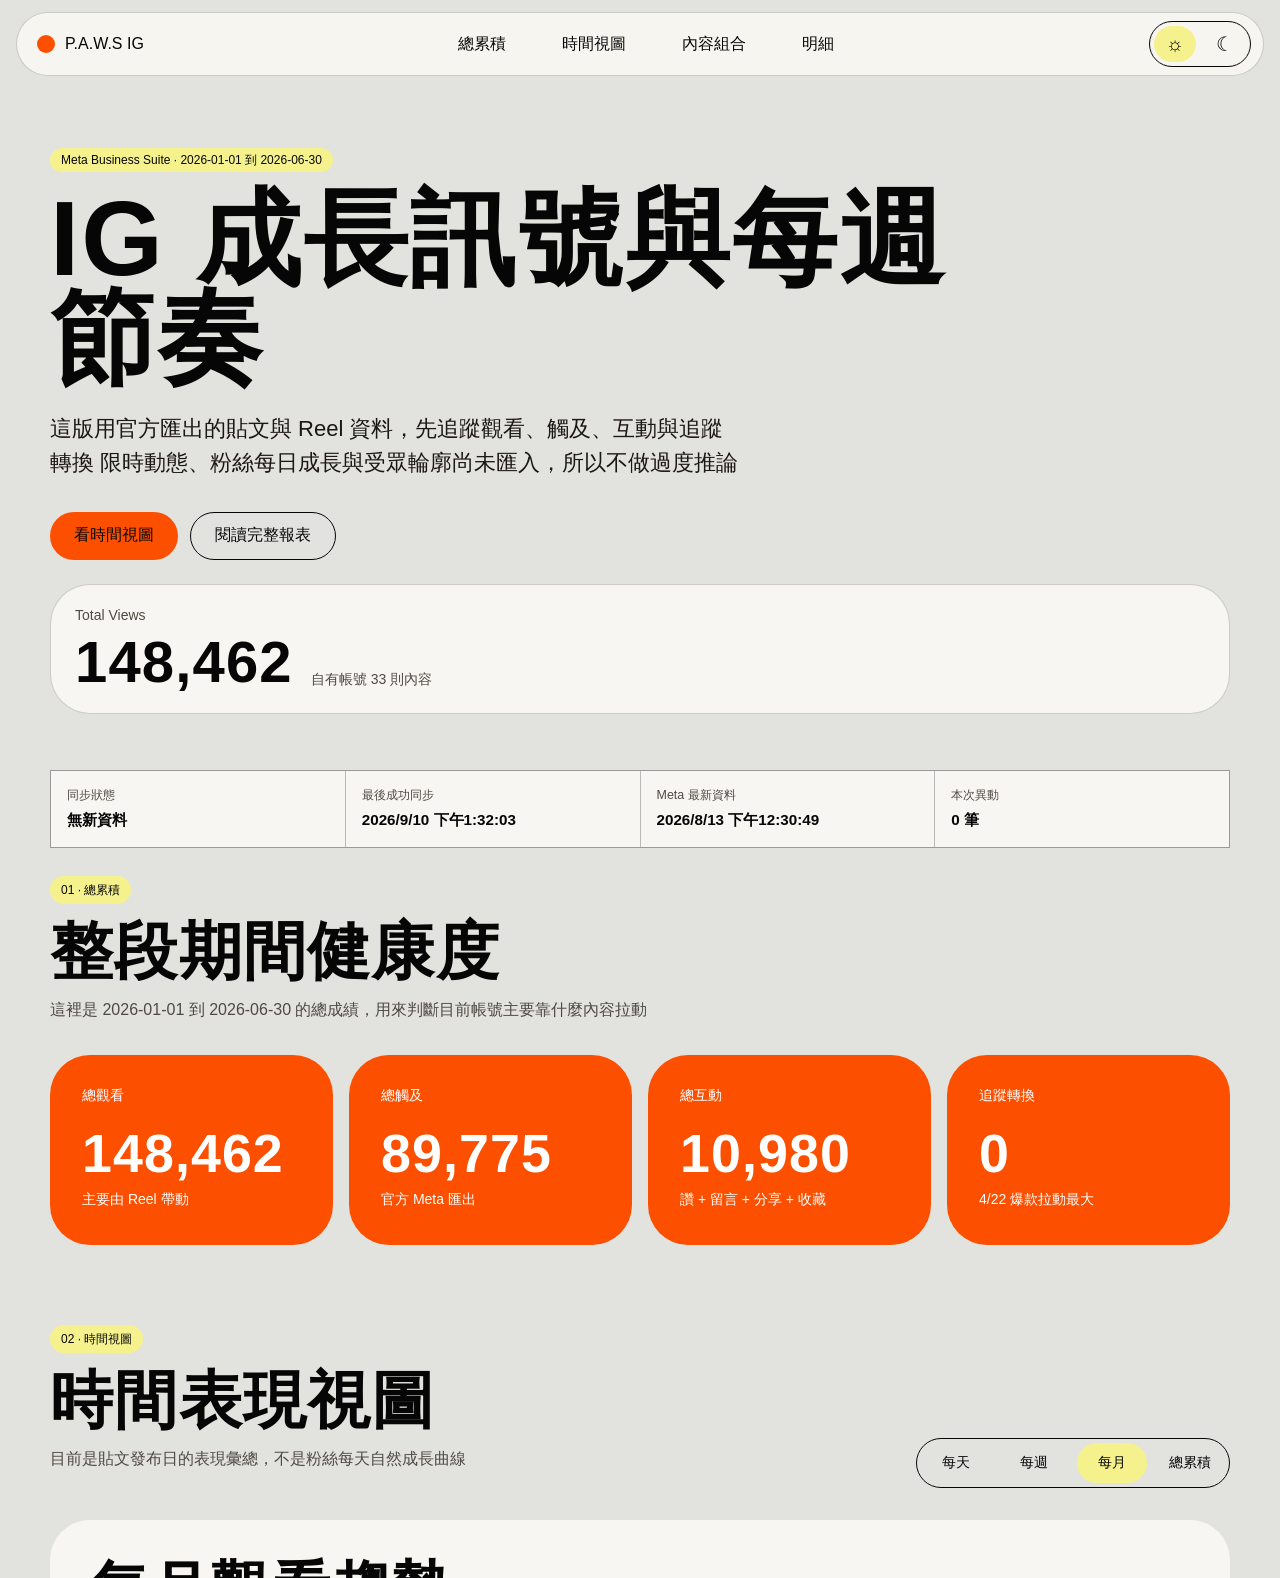
<file: index.html>
<!doctype html>
<html lang="zh-Hant">
  <head>
    <meta charset="utf-8">
    <meta name="viewport" content="width=device-width, initial-scale=1">
    <meta http-equiv="refresh" content="0; url=./dashboard/">
    <title>P.A.W.S IG Public Dashboard</title>
  </head>
  <body>
    <p>正在前往 <a href="./dashboard/">P.A.W.S IG Dashboard</a></p>
  </body>
</html>
</file>
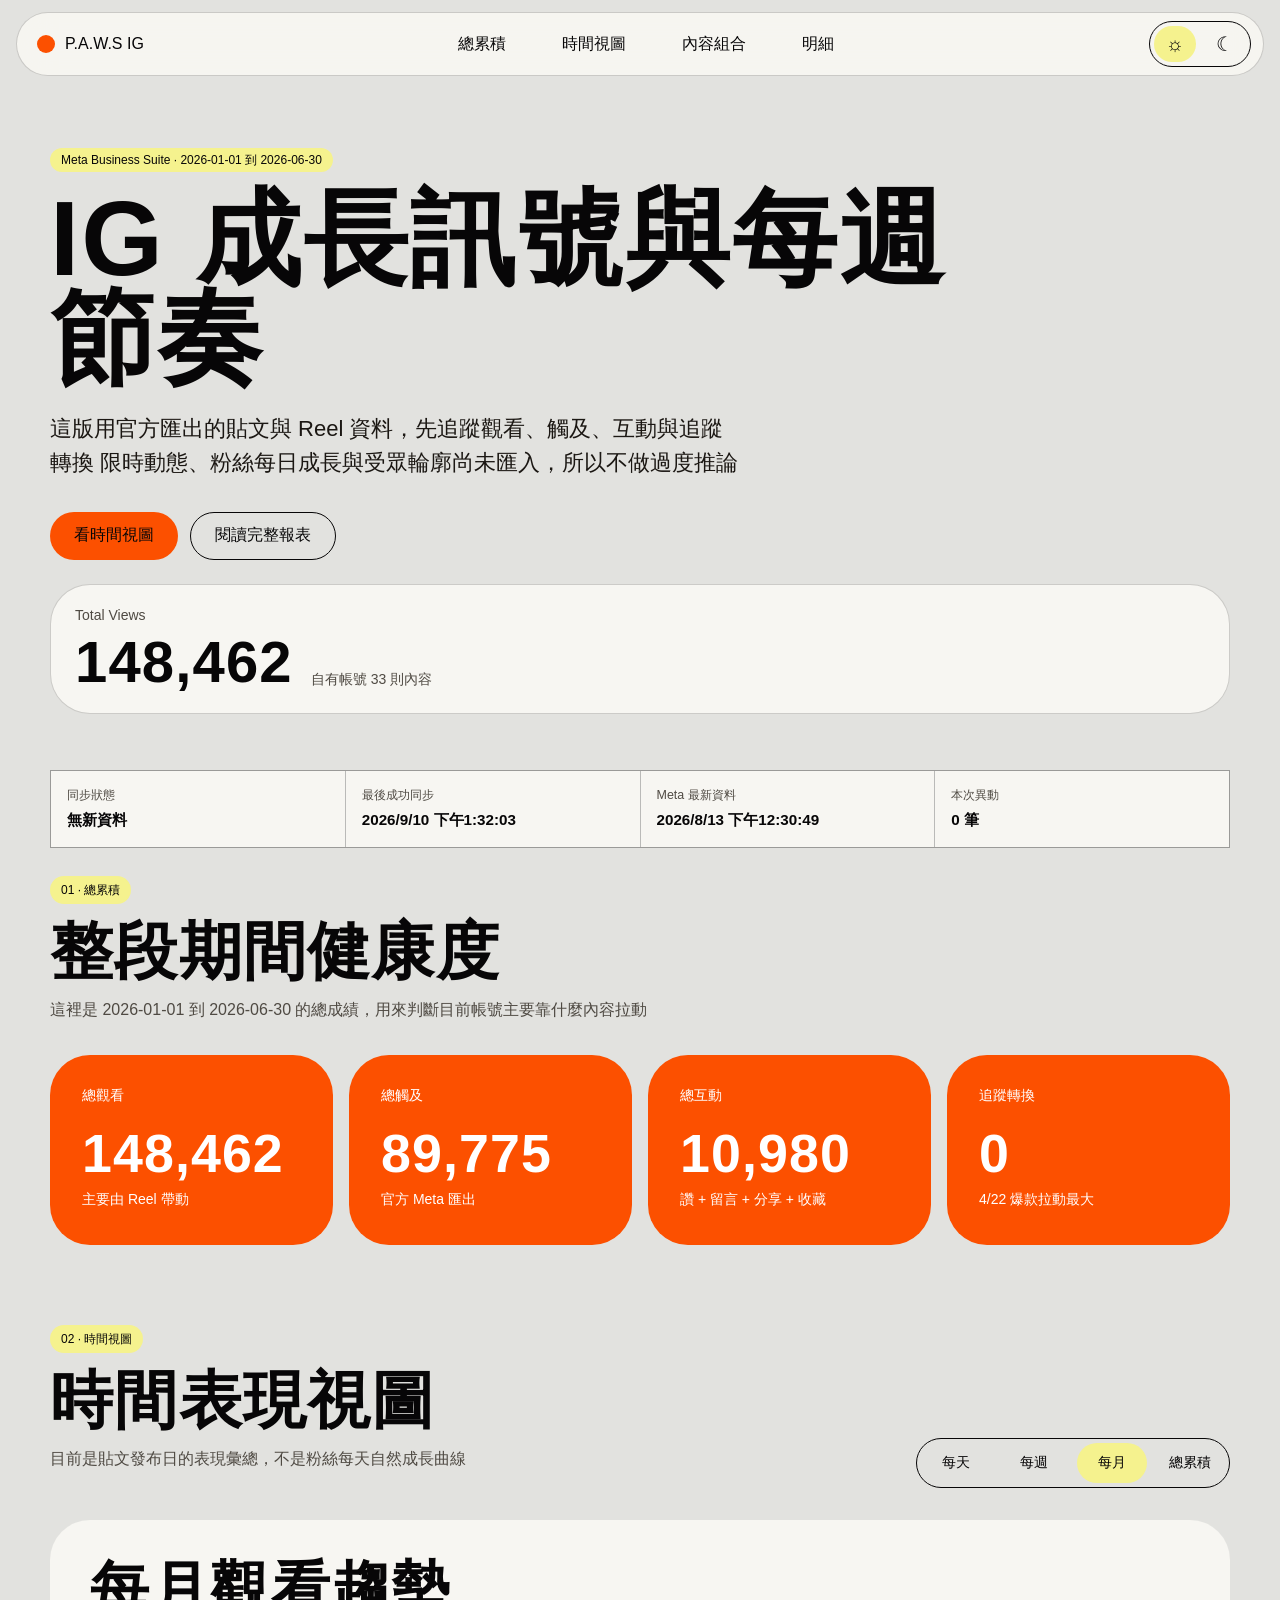
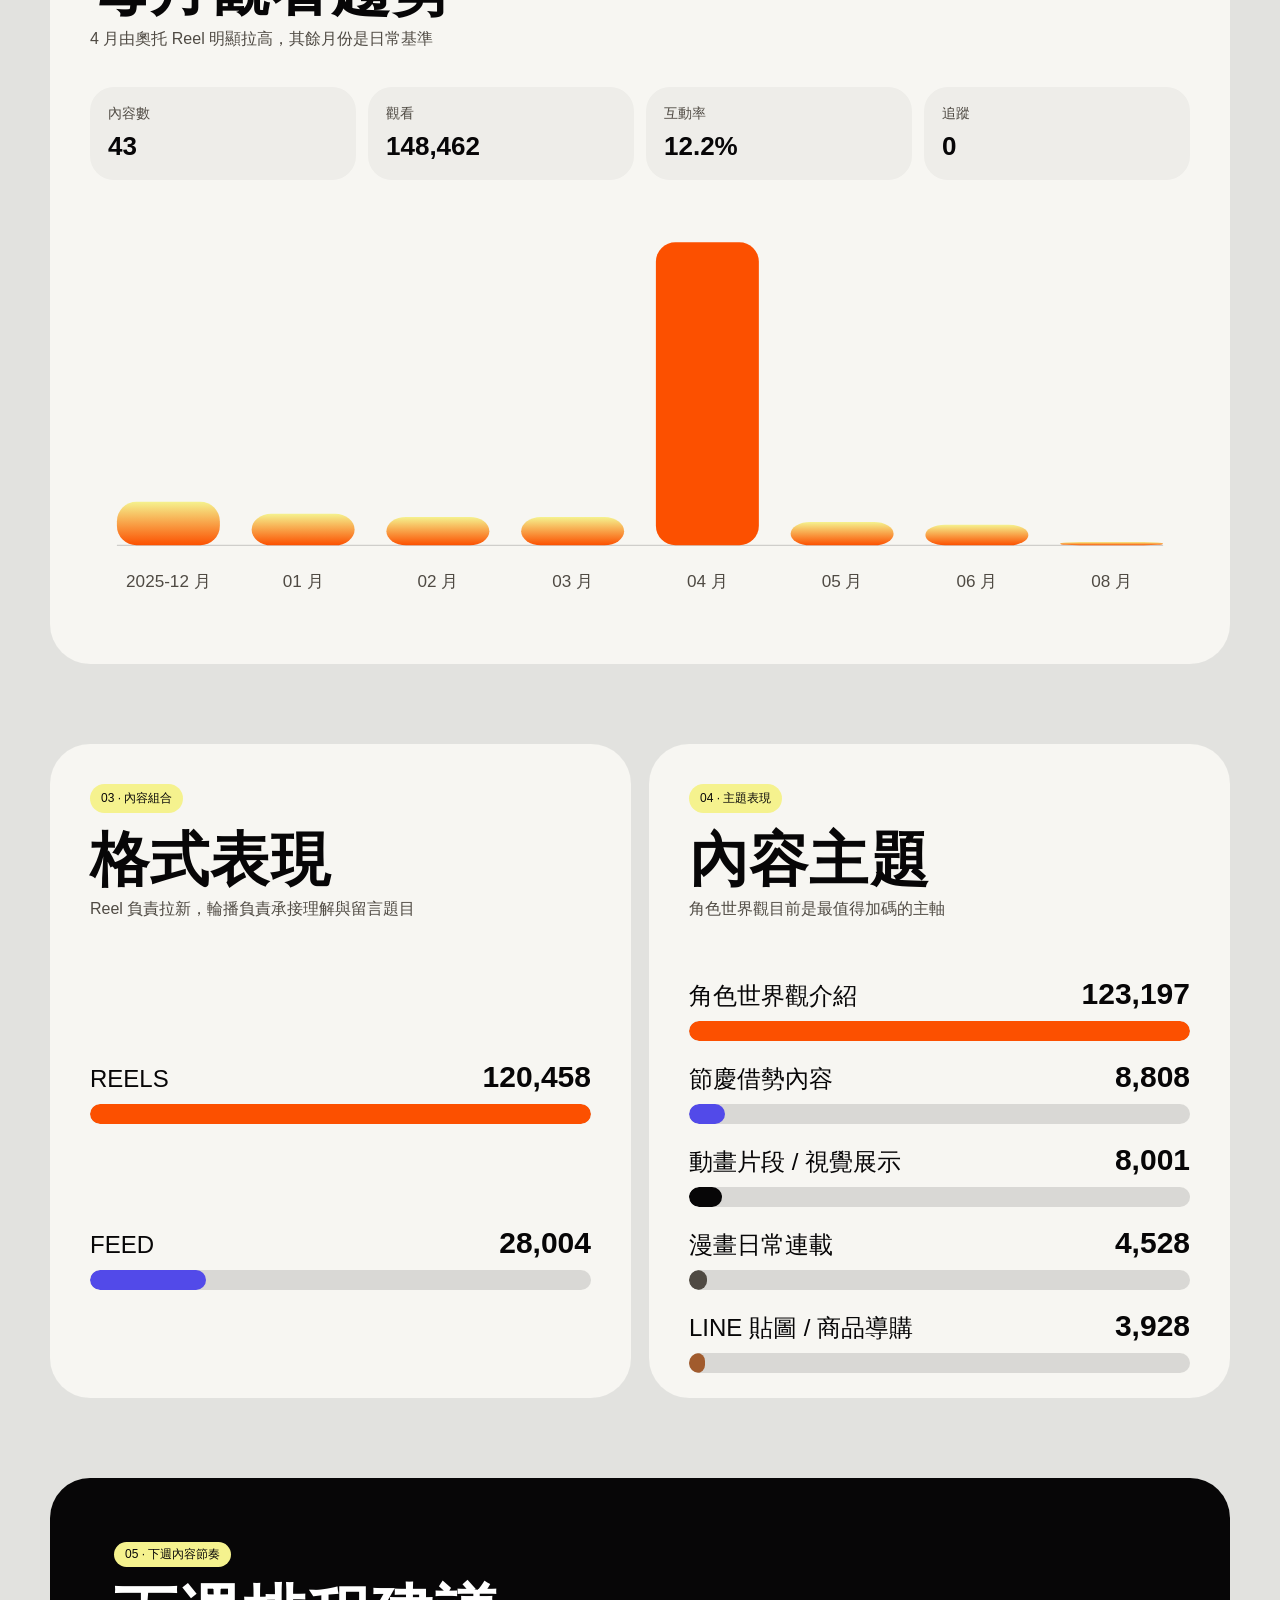
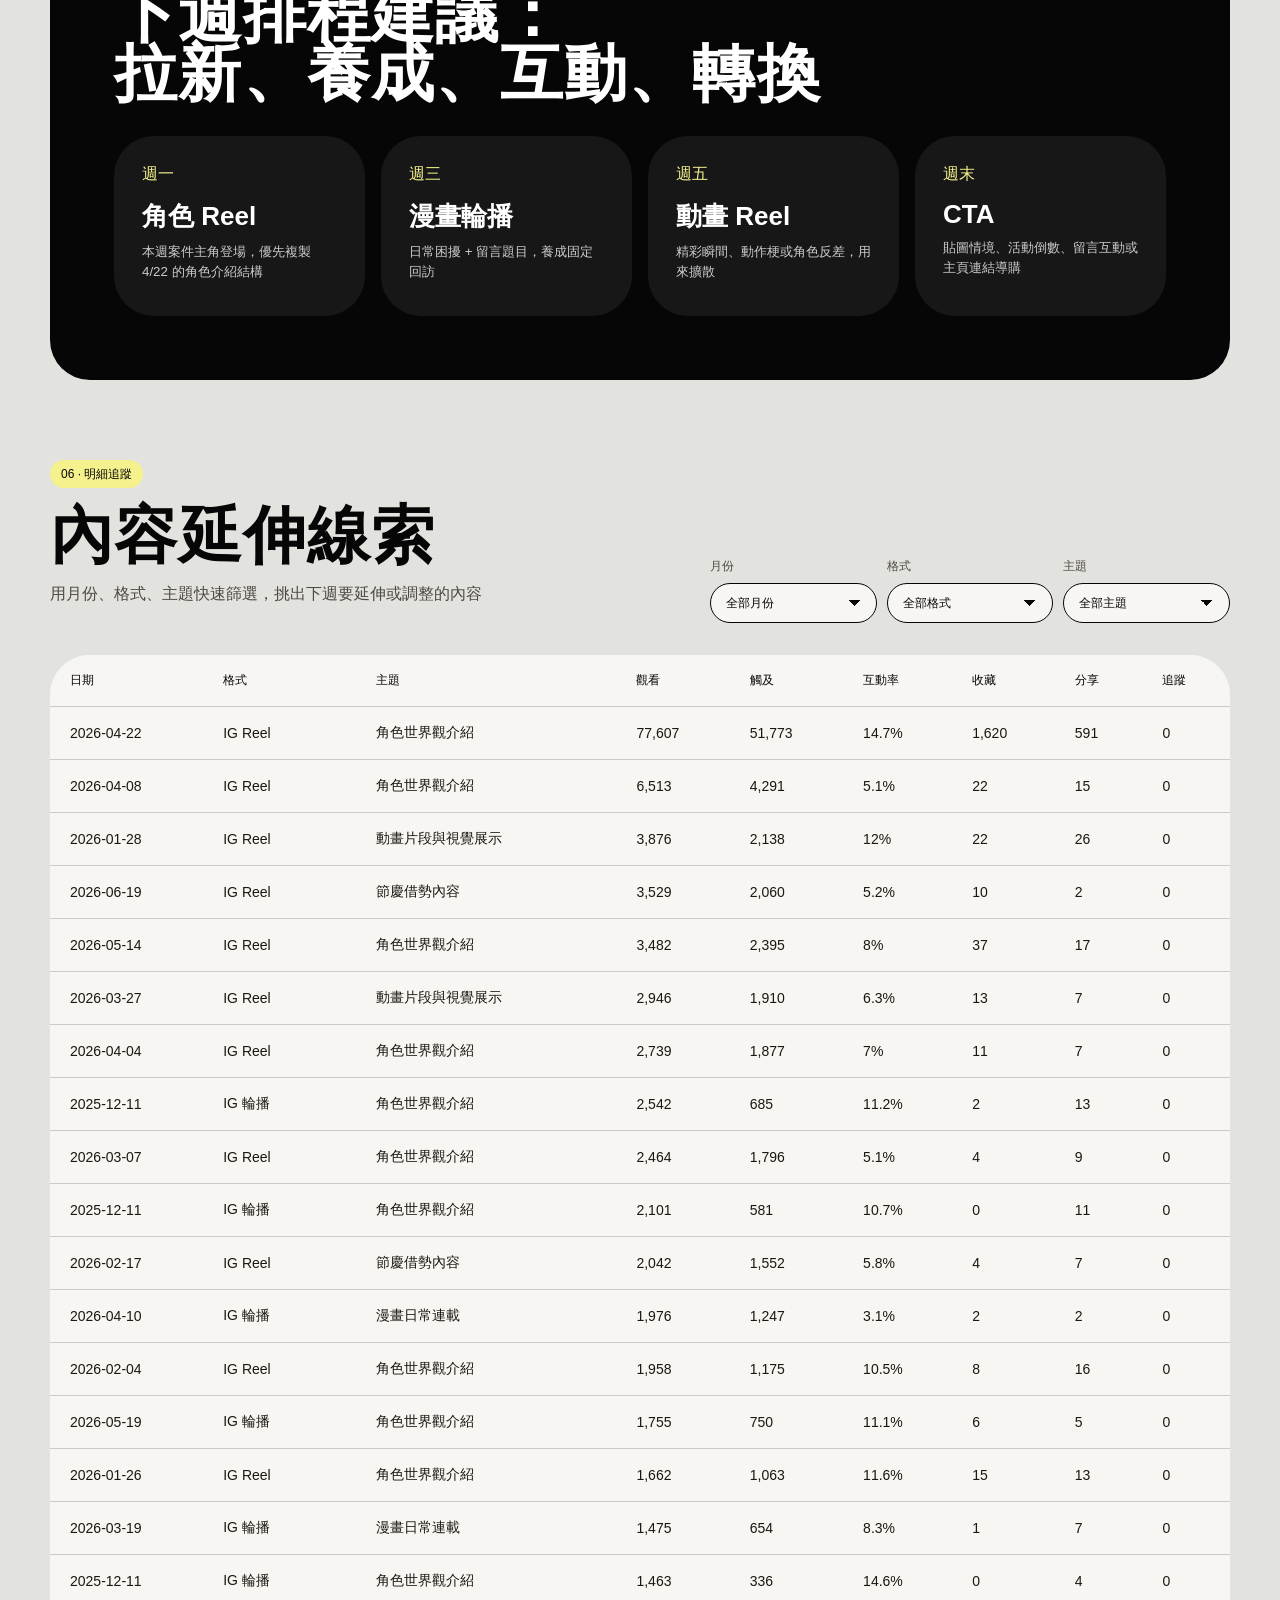
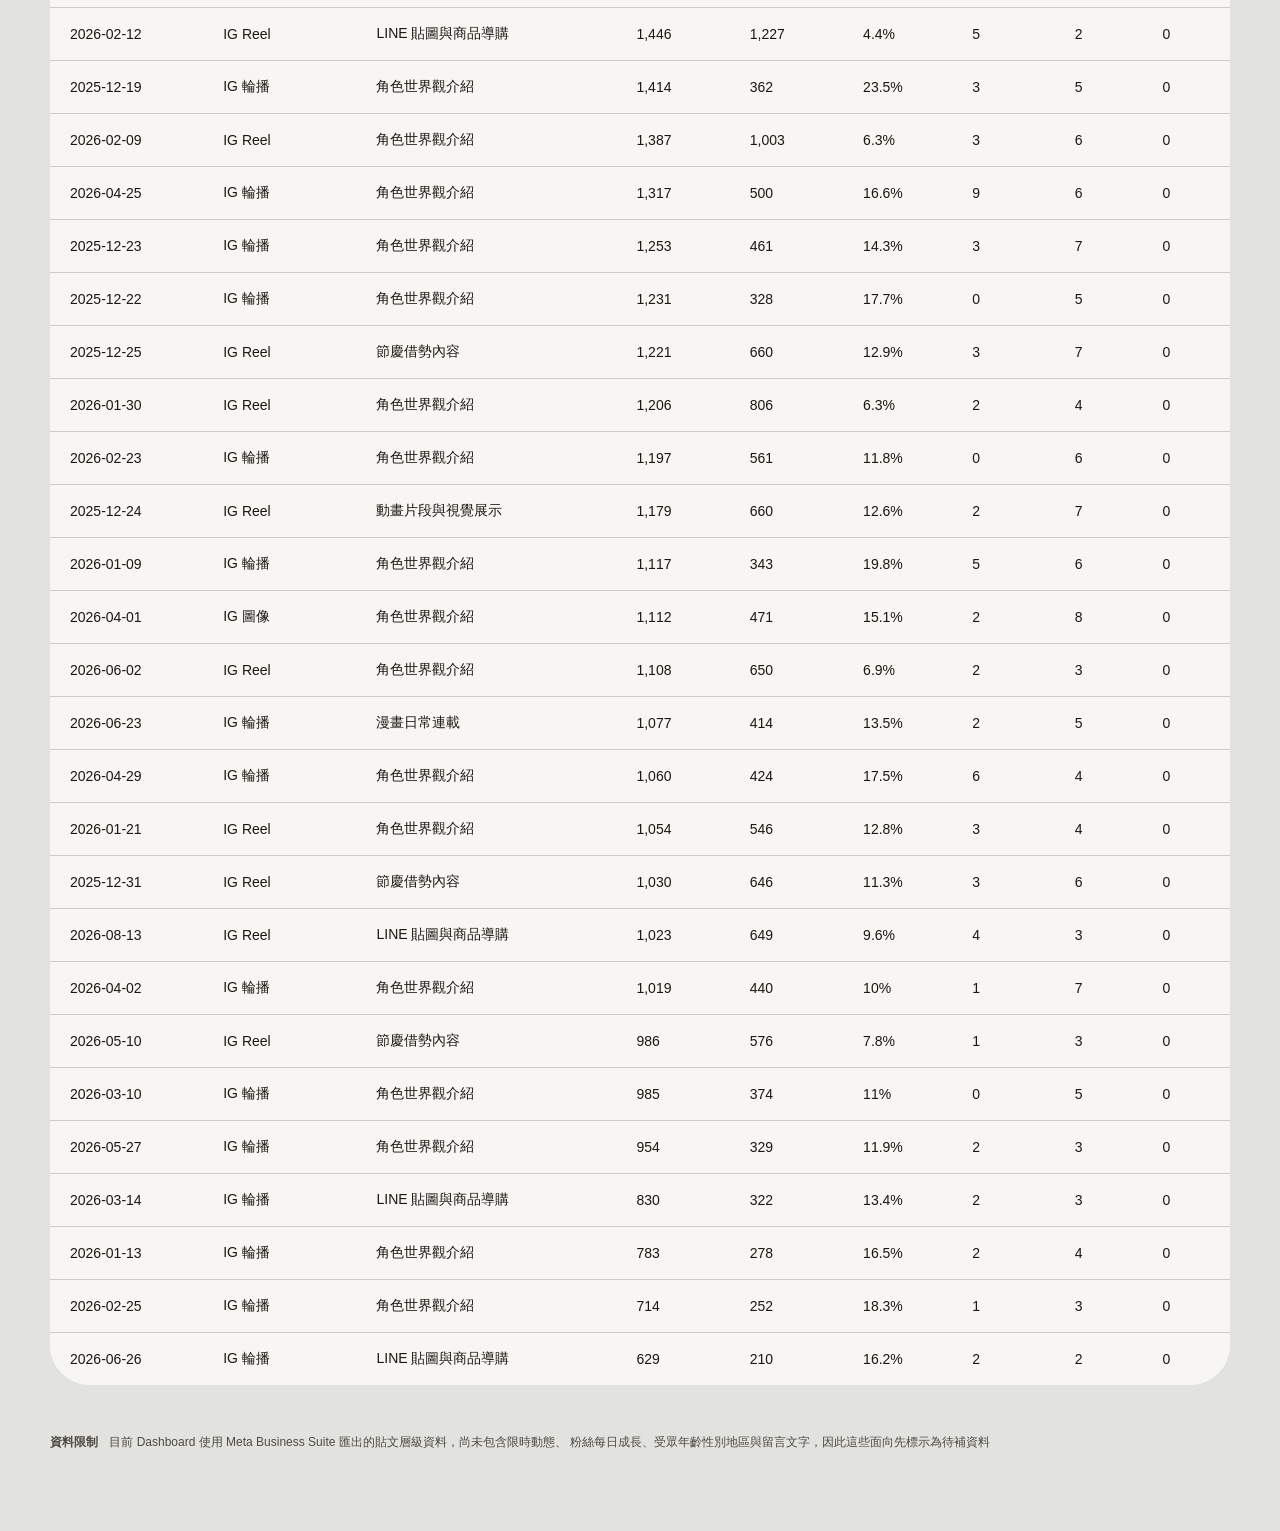
<file: dashboard/index.html>
<!doctype html>
<html lang="zh-Hant" data-theme="caldera">
  <head>
    <meta charset="utf-8">
    <meta name="viewport" content="width=device-width, initial-scale=1">
    <title>P.A.W.S Instagram Dashboard</title>
    <link rel="stylesheet" href="./styles.css">
  </head>
  <body>
    <header class="topbar">
      <a class="brand" href="#top" aria-label="P.A.W.S Instagram Dashboard">
        <span class="brand-dot"></span>
        P.A.W.S IG
      </a>
      <nav class="nav" aria-label="Dashboard sections">
        <a href="#overview">總累積</a>
        <a href="#time">時間視圖</a>
        <a href="#content">內容組合</a>
        <a href="#posts">明細</a>
      </nav>
      <div class="theme-switch" aria-label="版型切換">
        <button type="button" data-theme-choice="caldera" aria-label="亮色版" title="亮色版">
          <span aria-hidden="true">☼</span>
        </button>
        <button type="button" data-theme-choice="obsidian" aria-label="暗色版" title="暗色版">
          <span aria-hidden="true">☾</span>
        </button>
      </div>
    </header>

    <main id="top">
      <section class="hero">
        <div class="hero-copy-block">
          <p class="eyebrow">Meta Business Suite · 2026-01-01 到 2026-06-30</p>
          <h1>IG 成長訊號與每週節奏</h1>
          <p class="hero-copy">
            這版用官方匯出的貼文與 Reel 資料，先追蹤觀看、觸及、互動與追蹤轉換
            限時動態、粉絲每日成長與受眾輪廓尚未匯入，所以不做過度推論
          </p>
          <div class="hero-actions">
            <a class="primary-link" href="#time">看時間視圖</a>
            <a class="secondary-link" href="../reports/2026-07-06_ig_growth_report_to_2026-06-30.html">閱讀完整報表</a>
          </div>
        </div>
        <div class="hero-stat" aria-label="期間總觀看">
          <span>Total Views</span>
          <strong data-kpi="heroViews">--</strong>
          <small>自有帳號 33 則內容</small>
        </div>
      </section>

      <section class="sync-strip" aria-label="資料同步狀態">
        <div><span>同步狀態</span><strong data-sync="status">尚未連線</strong></div>
        <div><span>最後成功同步</span><strong data-sync="last">--</strong></div>
        <div><span>Meta 最新資料</span><strong data-sync="latest">--</strong></div>
        <div><span>本次異動</span><strong data-sync="changes">0 筆</strong></div>
      </section>

      <section id="overview" class="section-shell">
        <div class="section-heading">
          <p class="eyebrow">01 · 總累積</p>
          <h2>整段期間健康度</h2>
          <p>這裡是 2026-01-01 到 2026-06-30 的總成績，用來判斷目前帳號主要靠什麼內容拉動</p>
        </div>
        <div class="kpi-grid" aria-label="核心 KPI">
          <article class="kpi-card">
            <span>總觀看</span>
            <strong data-kpi="views">--</strong>
            <small>主要由 Reel 帶動</small>
          </article>
          <article class="kpi-card">
            <span>總觸及</span>
            <strong data-kpi="reach">--</strong>
            <small>官方 Meta 匯出</small>
          </article>
          <article class="kpi-card">
            <span>總互動</span>
            <strong data-kpi="engagements">--</strong>
            <small>讚 + 留言 + 分享 + 收藏</small>
          </article>
          <article class="kpi-card">
            <span>追蹤轉換</span>
            <strong data-kpi="follows">--</strong>
            <small>4/22 爆款拉動最大</small>
          </article>
        </div>
      </section>

      <section id="time" class="section-shell">
        <div class="section-heading row-heading">
          <div>
            <p class="eyebrow">02 · 時間視圖</p>
            <h2>時間表現視圖</h2>
            <p>目前是貼文發布日的表現彙總，不是粉絲每天自然成長曲線</p>
          </div>
          <div class="time-tabs" aria-label="時間粒度切換">
            <button type="button" class="time-tab" data-grain="daily">每天</button>
            <button type="button" class="time-tab" data-grain="weekly">每週</button>
            <button type="button" class="time-tab" data-grain="monthly">每月</button>
            <button type="button" class="time-tab" data-grain="total">總累積</button>
          </div>
        </div>
        <div class="chart-panel feature-panel">
          <div class="panel-head">
            <div>
              <h3 data-time-title>每月觀看趨勢</h3>
              <p data-time-note>4 月由奧托 Reel 明顯拉高，其餘月份是日常基準</p>
            </div>
          </div>
          <div id="timeSummary" class="mini-kpis" aria-label="所選時間摘要"></div>
          <div id="timeChart" class="chart" role="img" aria-label="時間趨勢圖"></div>
        </div>
      </section>

      <section id="content" class="split-section">
        <div class="chart-panel">
          <div class="panel-head">
            <div>
              <p class="eyebrow">03 · 內容組合</p>
              <h3>格式表現</h3>
              <p>Reel 負責拉新，輪播負責承接理解與留言題目</p>
            </div>
          </div>
          <div id="formatChart" class="chart compact" role="img" aria-label="內容格式觀看比較"></div>
        </div>
        <div class="chart-panel">
          <div class="panel-head">
            <div>
              <p class="eyebrow">04 · 主題表現</p>
              <h3>內容主題</h3>
              <p>角色世界觀目前是最值得加碼的主軸</p>
            </div>
          </div>
          <div id="themeChart" class="chart compact" role="img" aria-label="內容主題觀看比較"></div>
        </div>
      </section>

      <section class="insight-band">
        <p class="eyebrow">05 · 下週內容節奏</p>
        <h2 class="schedule-title"><span>下週排程建議：</span><span>拉新、養成、互動、轉換</span></h2>
        <div class="schedule-grid">
          <div><span>週一</span><strong>角色 Reel</strong><small>本週案件主角登場，優先複製 4/22 的角色介紹結構</small></div>
          <div><span>週三</span><strong>漫畫輪播</strong><small>日常困擾 + 留言題目，養成固定回訪</small></div>
          <div><span>週五</span><strong>動畫 Reel</strong><small>精彩瞬間、動作梗或角色反差，用來擴散</small></div>
          <div><span>週末</span><strong>CTA</strong><small>貼圖情境、活動倒數、留言互動或主頁連結導購</small></div>
        </div>
      </section>

      <section id="posts" class="table-section">
        <div class="section-heading row-heading">
          <div>
            <p class="eyebrow">06 · 明細追蹤</p>
            <h2>內容延伸線索</h2>
            <p>用月份、格式、主題快速篩選，挑出下週要延伸或調整的內容</p>
          </div>
          <div class="filters" aria-label="內容篩選">
            <label>
              月份
              <select id="monthFilter"></select>
            </label>
            <label>
              格式
              <select id="formatFilter"></select>
            </label>
            <label>
              主題
              <select id="themeFilter"></select>
            </label>
          </div>
        </div>
        <p class="scroll-hint">← 左右滑動查看更多欄位</p>
        <div class="table-wrap">
          <table>
            <thead>
              <tr>
                <th>日期</th>
                <th>格式</th>
                <th>主題</th>
                <th>觀看</th>
                <th>觸及</th>
                <th>互動率</th>
                <th>收藏</th>
                <th>分享</th>
                <th>追蹤</th>
              </tr>
            </thead>
            <tbody id="postRows"></tbody>
          </table>
        </div>
      </section>

      <section class="caveat">
        <strong>資料限制</strong>
        <p>
          目前 Dashboard 使用 Meta Business Suite 匯出的貼文層級資料，尚未包含限時動態、
          粉絲每日成長、受眾年齡性別地區與留言文字，因此這些面向先標示為待補資料
        </p>
      </section>
    </main>

    <script src="./data.js"></script>
    <script src="./app.js"></script>
  </body>
</html>
</file>
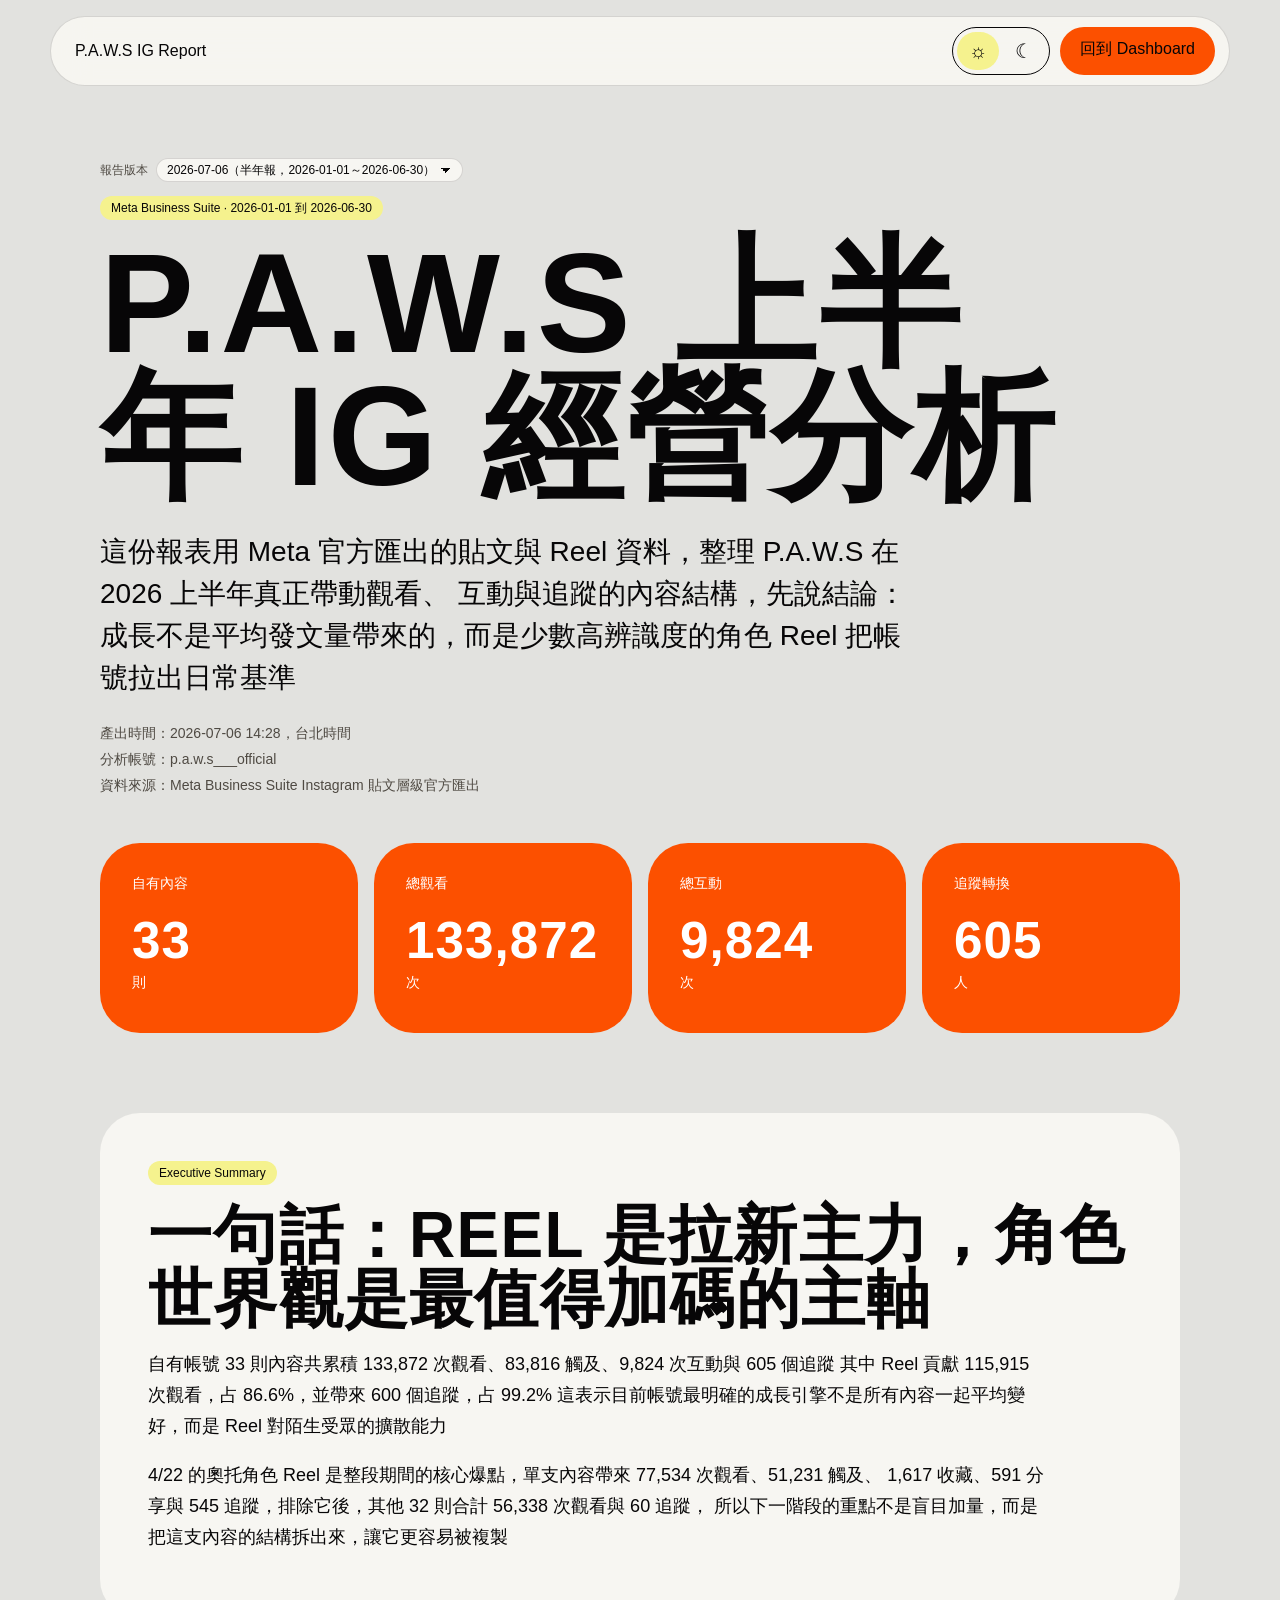
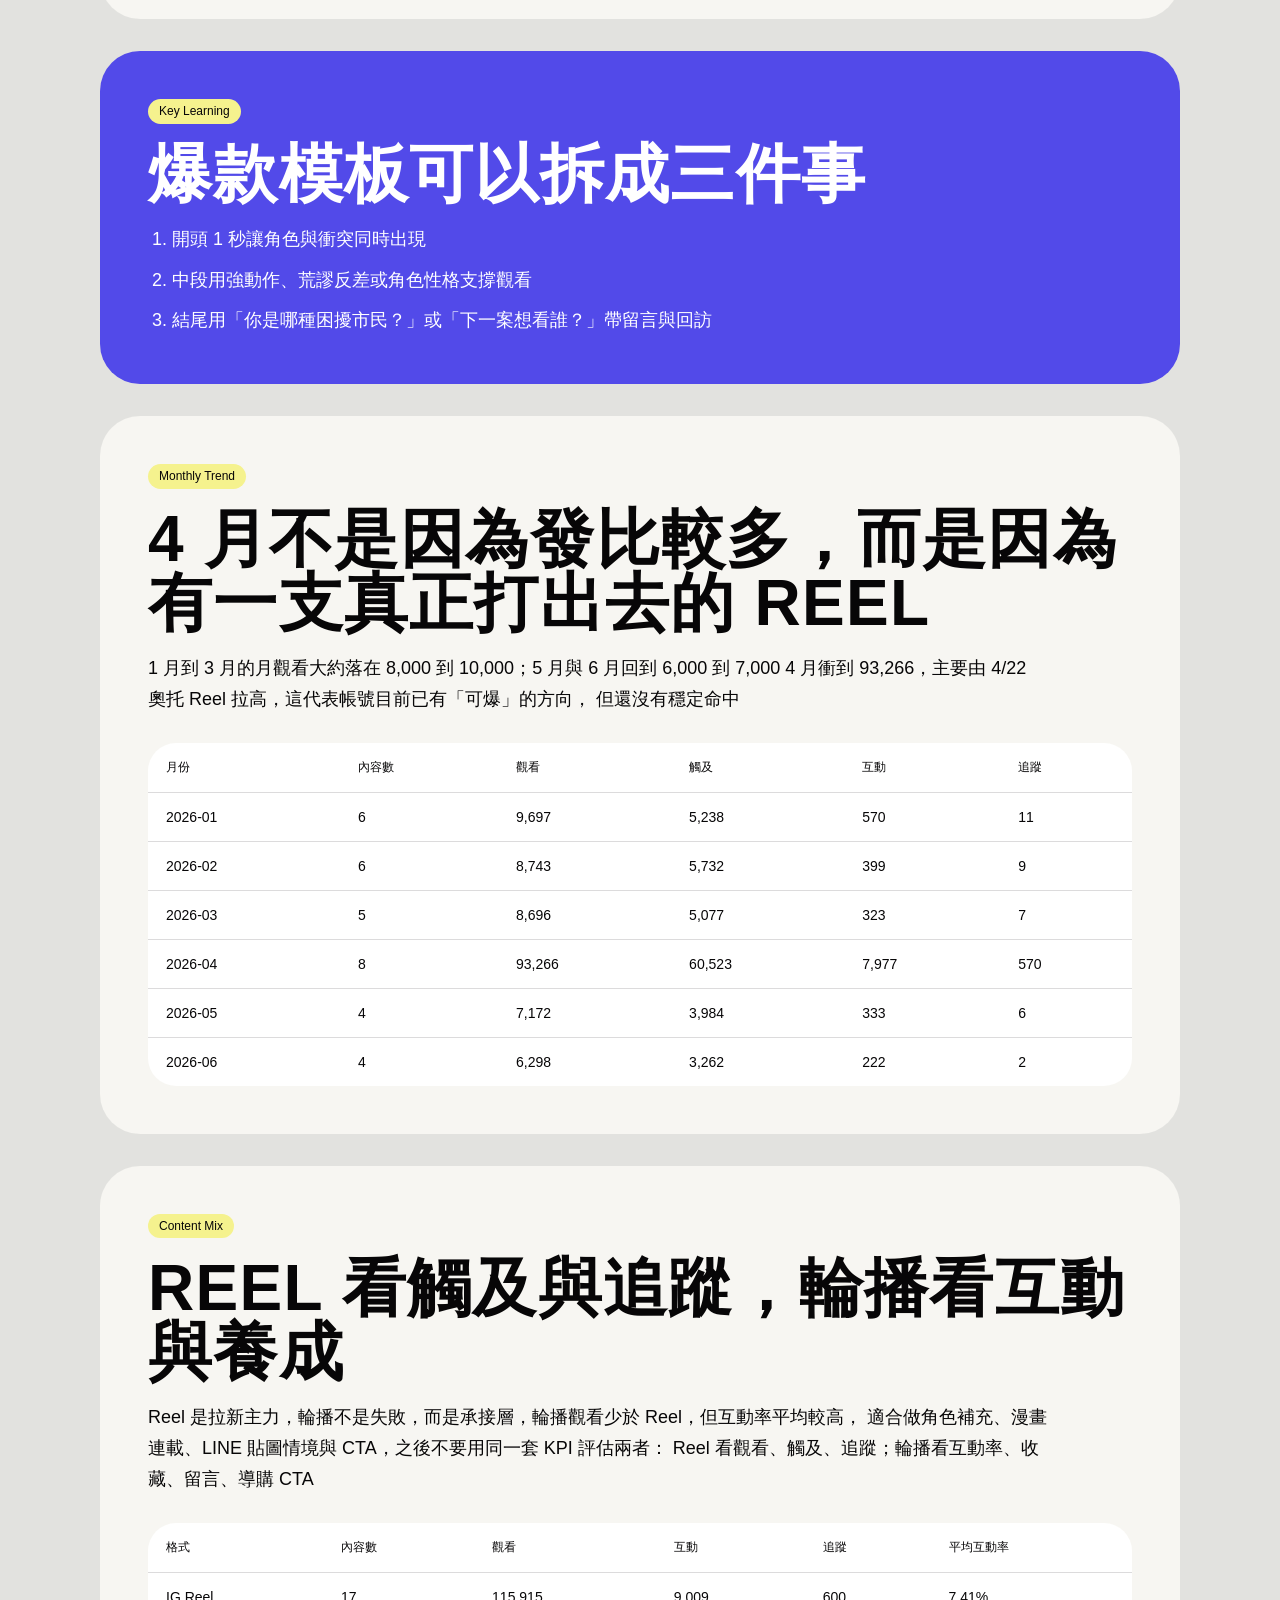
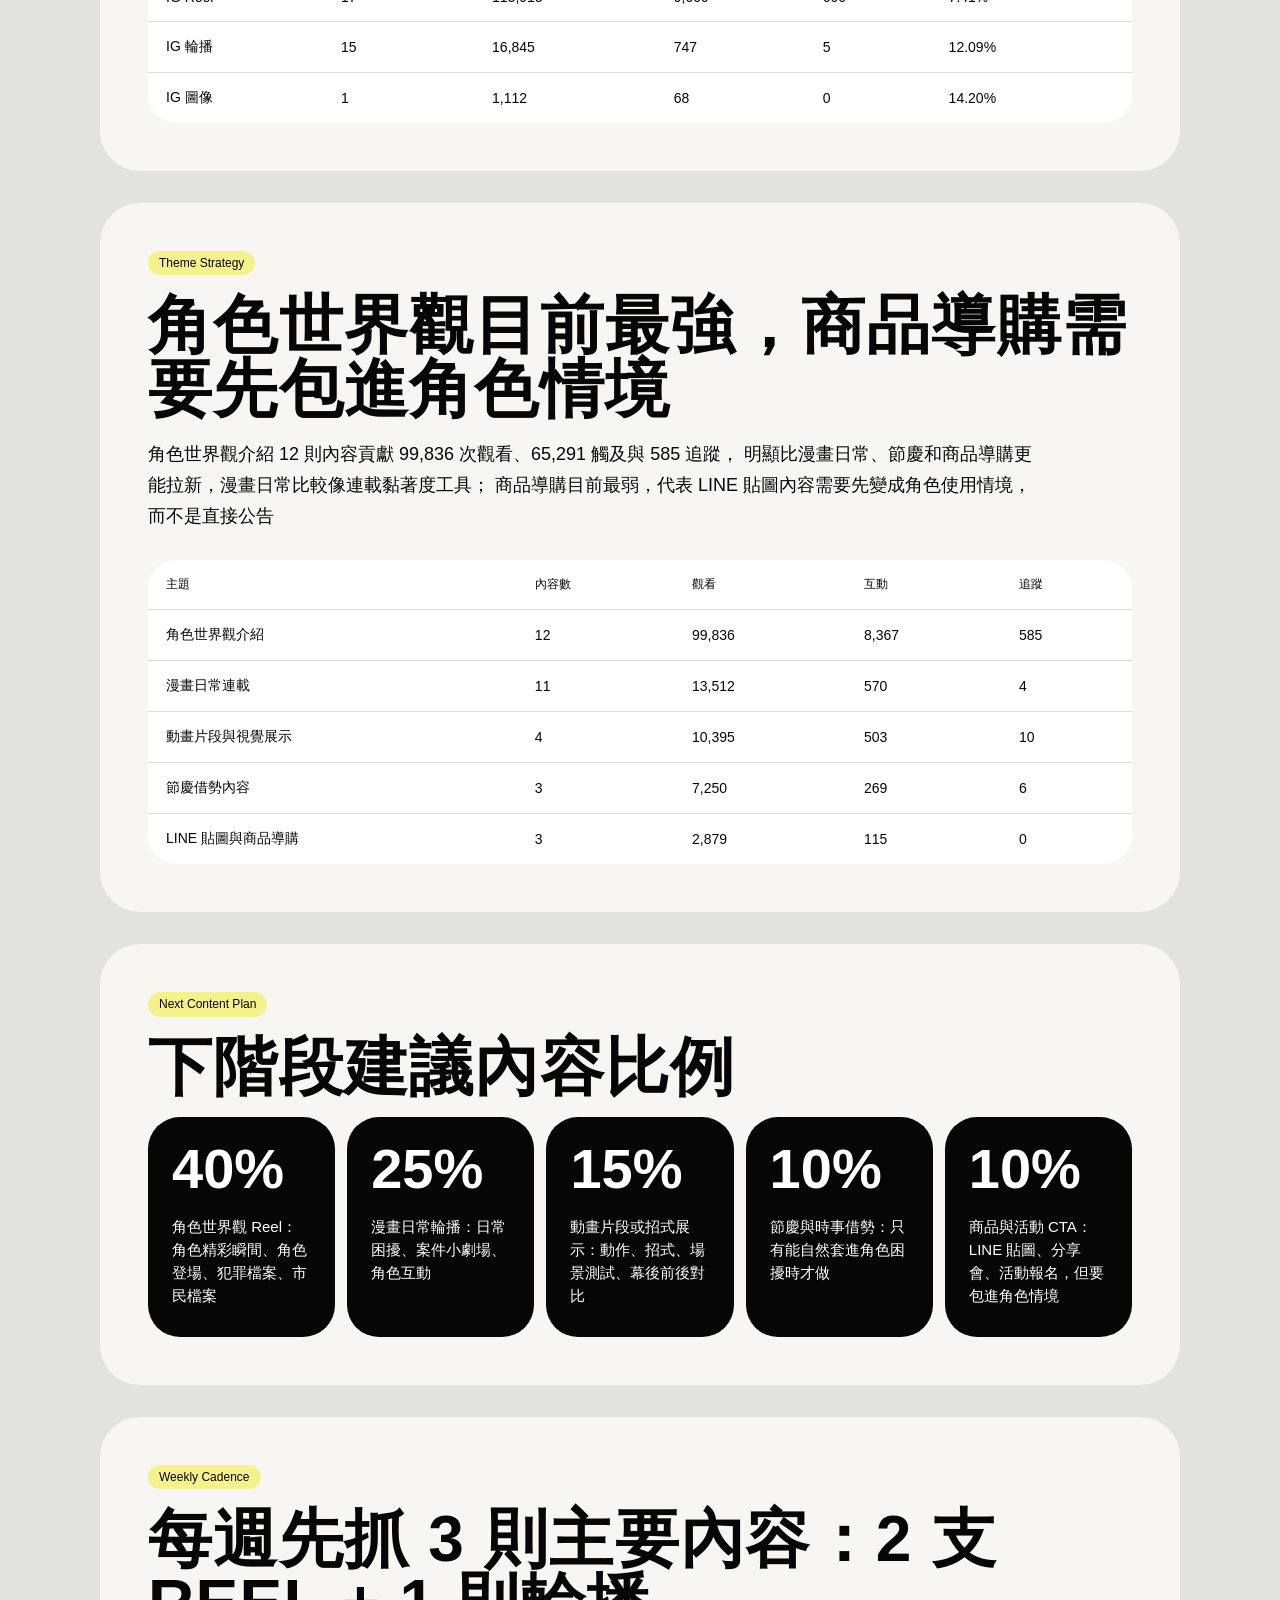
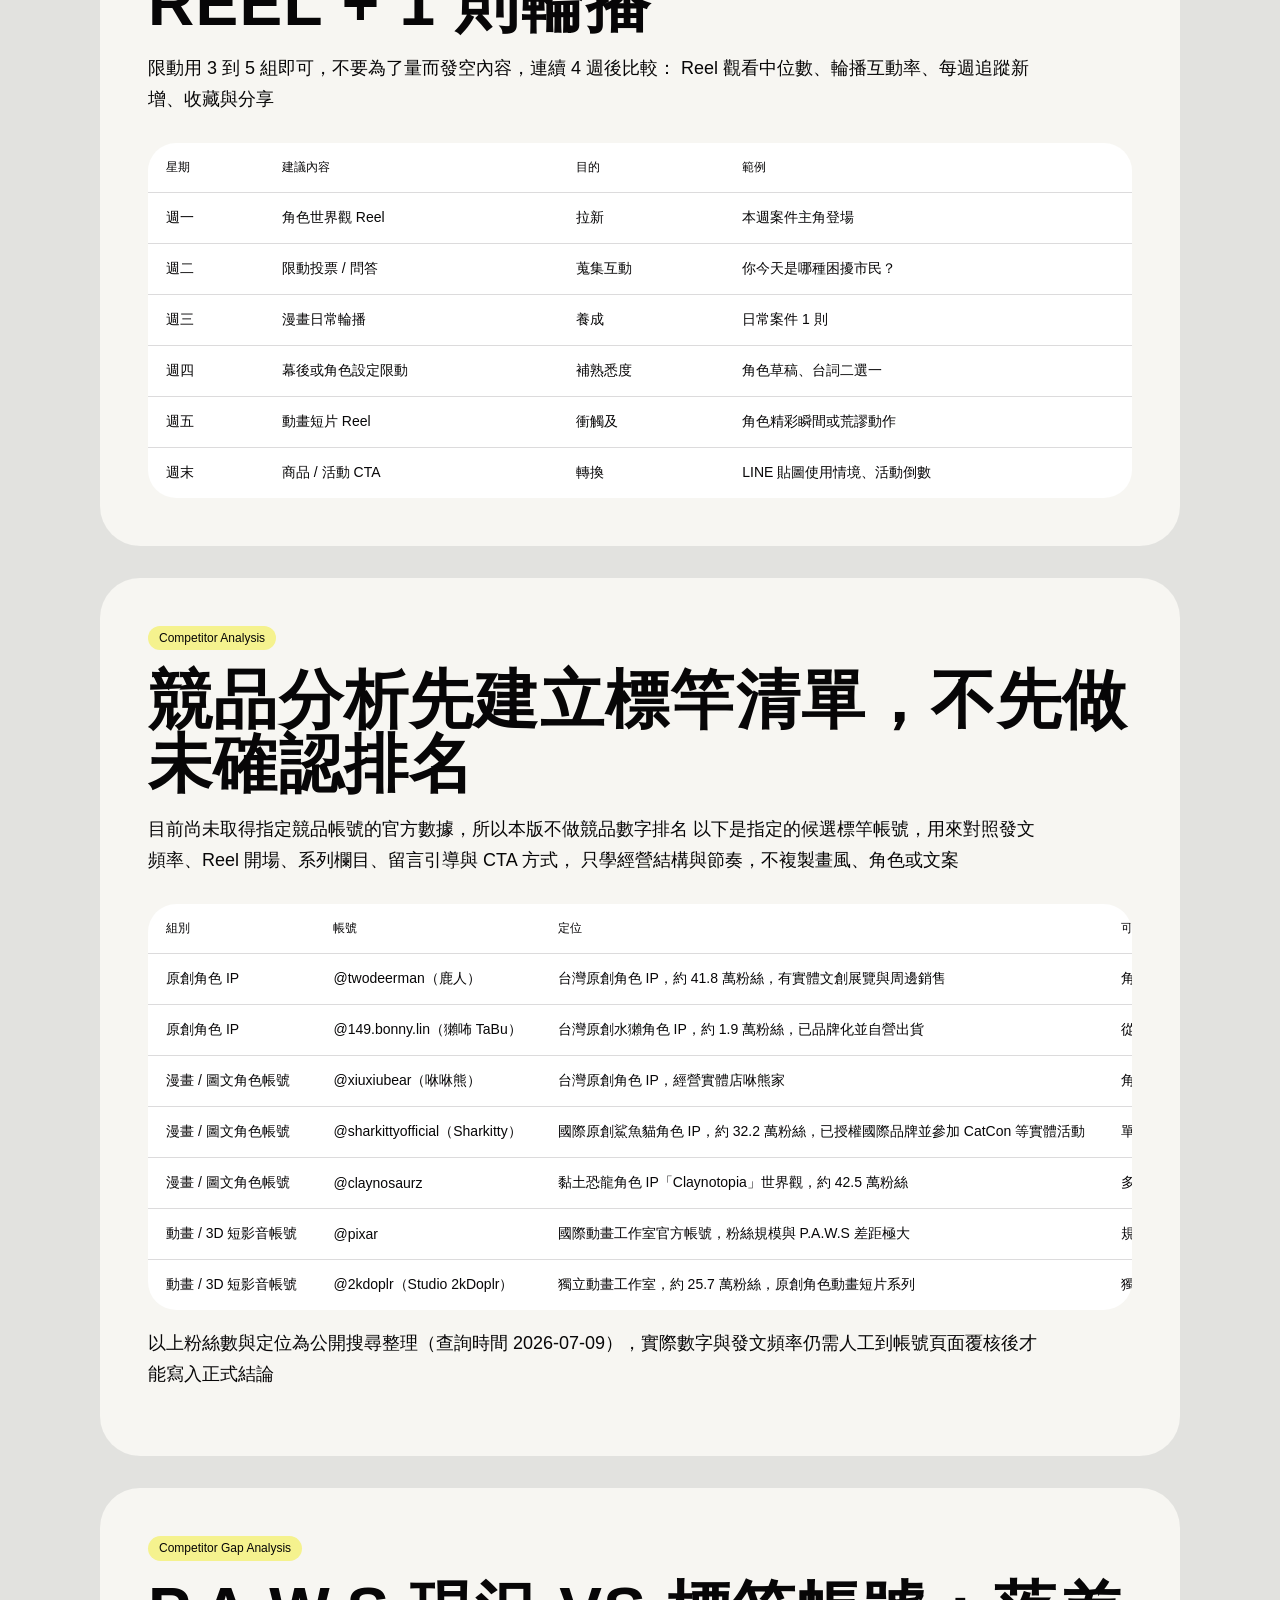
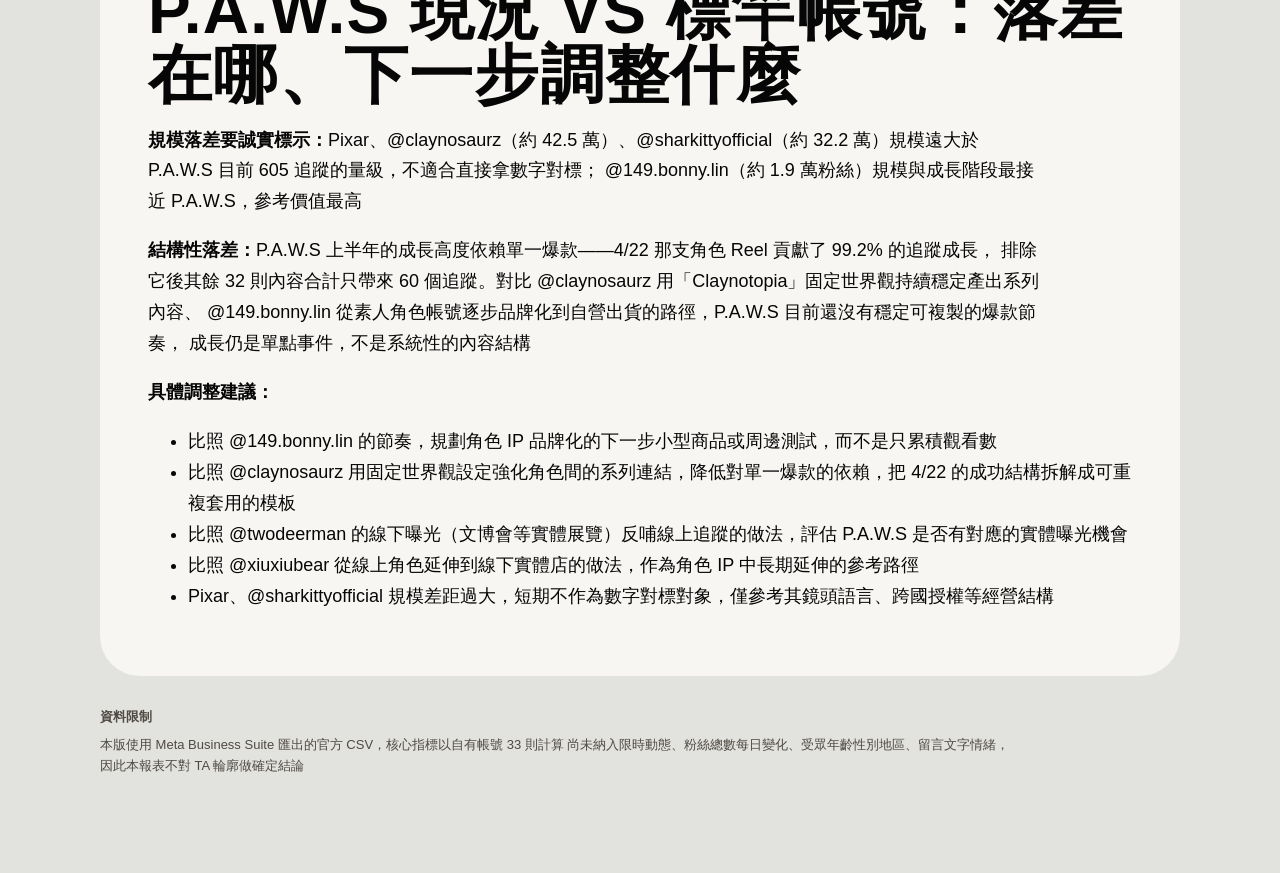
<file: reports/2026-07-06_ig_growth_report_to_2026-06-30.html>
<!doctype html>
<html lang="zh-Hant" data-theme="caldera">
  <head>
    <meta charset="utf-8">
    <meta name="viewport" content="width=device-width, initial-scale=1">
    <title>P.A.W.S Instagram 經營分析報告</title>
    <link rel="stylesheet" href="./report.css">
  </head>
  <body>
    <header class="article-nav">
      <a class="brand" href="../dashboard/index.html">P.A.W.S IG Report</a>
      <div class="nav-actions">
        <div class="theme-switch" aria-label="版型切換">
          <button type="button" data-theme-choice="caldera" aria-label="亮色版" title="亮色版">
            <span aria-hidden="true">☼</span>
          </button>
          <button type="button" data-theme-choice="obsidian" aria-label="暗色版" title="暗色版">
            <span aria-hidden="true">☾</span>
          </button>
        </div>
        <a class="nav-pill" href="../dashboard/index.html">回到 Dashboard</a>
      </div>
    </header>

    <main>
      <article class="article">
        <section class="hero">
          <label class="report-select">
            報告版本
            <select onchange="if(this.value) window.location.href = this.value;">
              <option value="./2026-07-06_ig_growth_report_to_2026-06-30.html">2026-07-06（半年報，2026-01-01～2026-06-30）</option>
            </select>
          </label>
          <p class="tag">Meta Business Suite · 2026-01-01 到 2026-06-30</p>
          <h1>P.A.W.S 上半年 IG 經營分析</h1>
          <p class="lede">
            這份報表用 Meta 官方匯出的貼文與 Reel 資料，整理 P.A.W.S 在 2026 上半年真正帶動觀看、
            互動與追蹤的內容結構，先說結論：成長不是平均發文量帶來的，而是少數高辨識度的角色 Reel
            把帳號拉出日常基準
          </p>
          <div class="meta">
            <span>產出時間：2026-07-06 14:28，台北時間</span>
            <span>分析帳號：p.a.w.s___official</span>
            <span>資料來源：Meta Business Suite Instagram 貼文層級官方匯出</span>
          </div>
        </section>

        <section class="stat-grid" aria-label="核心數據">
          <div><span>自有內容</span><strong>33</strong><small>則</small></div>
          <div><span>總觀看</span><strong>133,872</strong><small>次</small></div>
          <div><span>總互動</span><strong>9,824</strong><small>次</small></div>
          <div><span>追蹤轉換</span><strong>605</strong><small>人</small></div>
        </section>

        <section class="article-section">
          <p class="tag">Executive Summary</p>
          <h2>一句話：Reel 是拉新主力，角色世界觀是最值得加碼的主軸</h2>
          <p>
            自有帳號 33 則內容共累積 133,872 次觀看、83,816 觸及、9,824 次互動與 605 個追蹤
            其中 Reel 貢獻 115,915 次觀看，占 86.6%，並帶來 600 個追蹤，占 99.2%
            這表示目前帳號最明確的成長引擎不是所有內容一起平均變好，而是 Reel 對陌生受眾的擴散能力
          </p>
          <p>
            4/22 的奧托角色 Reel 是整段期間的核心爆點，單支內容帶來 77,534 次觀看、51,231 觸及、
            1,617 收藏、591 分享與 545 追蹤，排除它後，其他 32 則合計 56,338 次觀看與 60 追蹤，
            所以下一階段的重點不是盲目加量，而是把這支內容的結構拆出來，讓它更容易被複製
          </p>
        </section>

        <section class="callout">
          <p class="tag">Key Learning</p>
          <h2>爆款模板可以拆成三件事</h2>
          <ol>
            <li>開頭 1 秒讓角色與衝突同時出現</li>
            <li>中段用強動作、荒謬反差或角色性格支撐觀看</li>
            <li>結尾用「你是哪種困擾市民？」或「下一案想看誰？」帶留言與回訪</li>
          </ol>
        </section>

        <section class="article-section">
          <p class="tag">Monthly Trend</p>
          <h2>4 月不是因為發比較多，而是因為有一支真正打出去的 Reel</h2>
          <p>
            1 月到 3 月的月觀看大約落在 8,000 到 10,000；5 月與 6 月回到 6,000 到 7,000
            4 月衝到 93,266，主要由 4/22 奧托 Reel 拉高，這代表帳號目前已有「可爆」的方向，
            但還沒有穩定命中
          </p>
          <div class="table-wrap">
            <table>
              <thead>
                <tr>
                  <th>月份</th>
                  <th>內容數</th>
                  <th>觀看</th>
                  <th>觸及</th>
                  <th>互動</th>
                  <th>追蹤</th>
                </tr>
              </thead>
              <tbody>
                <tr><td>2026-01</td><td>6</td><td>9,697</td><td>5,238</td><td>570</td><td>11</td></tr>
                <tr><td>2026-02</td><td>6</td><td>8,743</td><td>5,732</td><td>399</td><td>9</td></tr>
                <tr><td>2026-03</td><td>5</td><td>8,696</td><td>5,077</td><td>323</td><td>7</td></tr>
                <tr><td>2026-04</td><td>8</td><td>93,266</td><td>60,523</td><td>7,977</td><td>570</td></tr>
                <tr><td>2026-05</td><td>4</td><td>7,172</td><td>3,984</td><td>333</td><td>6</td></tr>
                <tr><td>2026-06</td><td>4</td><td>6,298</td><td>3,262</td><td>222</td><td>2</td></tr>
              </tbody>
            </table>
          </div>
        </section>

        <section class="article-section">
          <p class="tag">Content Mix</p>
          <h2>Reel 看觸及與追蹤，輪播看互動與養成</h2>
          <p>
            Reel 是拉新主力，輪播不是失敗，而是承接層，輪播觀看少於 Reel，但互動率平均較高，
            適合做角色補充、漫畫連載、LINE 貼圖情境與 CTA，之後不要用同一套 KPI 評估兩者：
            Reel 看觀看、觸及、追蹤；輪播看互動率、收藏、留言、導購 CTA
          </p>
          <div class="table-wrap">
            <table>
              <thead>
                <tr>
                  <th>格式</th>
                  <th>內容數</th>
                  <th>觀看</th>
                  <th>互動</th>
                  <th>追蹤</th>
                  <th>平均互動率</th>
                </tr>
              </thead>
              <tbody>
                <tr><td>IG Reel</td><td>17</td><td>115,915</td><td>9,009</td><td>600</td><td>7.41%</td></tr>
                <tr><td>IG 輪播</td><td>15</td><td>16,845</td><td>747</td><td>5</td><td>12.09%</td></tr>
                <tr><td>IG 圖像</td><td>1</td><td>1,112</td><td>68</td><td>0</td><td>14.20%</td></tr>
              </tbody>
            </table>
          </div>
        </section>

        <section class="article-section">
          <p class="tag">Theme Strategy</p>
          <h2>角色世界觀目前最強，商品導購需要先包進角色情境</h2>
          <p>
            角色世界觀介紹 12 則內容貢獻 99,836 次觀看、65,291 觸及與 585 追蹤，
            明顯比漫畫日常、節慶和商品導購更能拉新，漫畫日常比較像連載黏著度工具；
            商品導購目前最弱，代表 LINE 貼圖內容需要先變成角色使用情境，而不是直接公告
          </p>
          <div class="table-wrap">
            <table>
              <thead>
                <tr>
                  <th>主題</th>
                  <th>內容數</th>
                  <th>觀看</th>
                  <th>互動</th>
                  <th>追蹤</th>
                </tr>
              </thead>
              <tbody>
                <tr><td>角色世界觀介紹</td><td>12</td><td>99,836</td><td>8,367</td><td>585</td></tr>
                <tr><td>漫畫日常連載</td><td>11</td><td>13,512</td><td>570</td><td>4</td></tr>
                <tr><td>動畫片段與視覺展示</td><td>4</td><td>10,395</td><td>503</td><td>10</td></tr>
                <tr><td>節慶借勢內容</td><td>3</td><td>7,250</td><td>269</td><td>6</td></tr>
                <tr><td>LINE 貼圖與商品導購</td><td>3</td><td>2,879</td><td>115</td><td>0</td></tr>
              </tbody>
            </table>
          </div>
        </section>

        <section class="article-section">
          <p class="tag">Next Content Plan</p>
          <h2>下階段建議內容比例</h2>
          <div class="content-grid">
            <div><strong>40%</strong><span>角色世界觀 Reel：角色精彩瞬間、角色登場、犯罪檔案、市民檔案</span></div>
            <div><strong>25%</strong><span>漫畫日常輪播：日常困擾、案件小劇場、角色互動</span></div>
            <div><strong>15%</strong><span>動畫片段或招式展示：動作、招式、場景測試、幕後前後對比</span></div>
            <div><strong>10%</strong><span>節慶與時事借勢：只有能自然套進角色困擾時才做</span></div>
            <div><strong>10%</strong><span>商品與活動 CTA：LINE 貼圖、分享會、活動報名，但要包進角色情境</span></div>
          </div>
        </section>

        <section class="article-section">
          <p class="tag">Weekly Cadence</p>
          <h2>每週先抓 3 則主要內容：2 支 Reel + 1 則輪播</h2>
          <p>
            限動用 3 到 5 組即可，不要為了量而發空內容，連續 4 週後比較：
            Reel 觀看中位數、輪播互動率、每週追蹤新增、收藏與分享
          </p>
          <div class="table-wrap">
            <table>
              <thead>
                <tr>
                  <th>星期</th>
                  <th>建議內容</th>
                  <th>目的</th>
                  <th>範例</th>
                </tr>
              </thead>
              <tbody>
                <tr><td>週一</td><td>角色世界觀 Reel</td><td>拉新</td><td>本週案件主角登場</td></tr>
                <tr><td>週二</td><td>限動投票 / 問答</td><td>蒐集互動</td><td>你今天是哪種困擾市民？</td></tr>
                <tr><td>週三</td><td>漫畫日常輪播</td><td>養成</td><td>日常案件 1 則</td></tr>
                <tr><td>週四</td><td>幕後或角色設定限動</td><td>補熟悉度</td><td>角色草稿、台詞二選一</td></tr>
                <tr><td>週五</td><td>動畫短片 Reel</td><td>衝觸及</td><td>角色精彩瞬間或荒謬動作</td></tr>
                <tr><td>週末</td><td>商品 / 活動 CTA</td><td>轉換</td><td>LINE 貼圖使用情境、活動倒數</td></tr>
              </tbody>
            </table>
          </div>
        </section>

        <section class="article-section">
          <p class="tag">Competitor Analysis</p>
          <h2>競品分析先建立標竿清單，不先做未確認排名</h2>
          <p>
            目前尚未取得指定競品帳號的官方數據，所以本版不做競品數字排名
            以下是指定的候選標竿帳號，用來對照發文頻率、Reel 開場、系列欄目、留言引導與 CTA 方式，
            只學經營結構與節奏，不複製畫風、角色或文案
          </p>
          <div class="table-wrap">
            <table>
              <thead>
                <tr><th>組別</th><th>帳號</th><th>定位</th><th>可學習點</th></tr>
              </thead>
              <tbody>
                <tr>
                  <td>原創角色 IP</td>
                  <td>@twodeerman（鹿人）</td>
                  <td>台灣原創角色 IP，約 41.8 萬粉絲，有實體文創展覽與周邊銷售</td>
                  <td>角色人格如何靠短影音持續維持高辨識度、線下曝光如何反哺線上</td>
                </tr>
                <tr>
                  <td>原創角色 IP</td>
                  <td>@149.bonny.lin（獺咘 TaBu）</td>
                  <td>台灣原創水獺角色 IP，約 1.9 萬粉絲，已品牌化並自營出貨</td>
                  <td>從素人角色帳號成長到自有品牌出貨的節奏，規模比 P.A.W.S 更接近，參考價值高</td>
                </tr>
                <tr>
                  <td>漫畫 / 圖文角色帳號</td>
                  <td>@xiuxiubear（咻咻熊）</td>
                  <td>台灣原創角色 IP，經營實體店咻熊家</td>
                  <td>角色 IP 如何延伸到線下與周邊</td>
                </tr>
                <tr>
                  <td>漫畫 / 圖文角色帳號</td>
                  <td>@sharkittyofficial（Sharkitty）</td>
                  <td>國際原創鯊魚貓角色 IP，約 32.2 萬粉絲，已授權國際品牌並參加 CatCon 等實體活動</td>
                  <td>單一角色如何做跨國授權與活動曝光，延伸角色 IP 的商業模式</td>
                </tr>
                <tr>
                  <td>漫畫 / 圖文角色帳號</td>
                  <td>@claynosaurz</td>
                  <td>黏土恐龍角色 IP「Claynotopia」世界觀，約 42.5 萬粉絲</td>
                  <td>多角色世界觀如何用統一視覺與世界觀設定串連系列內容，跟 P.A.W.S 的角色宇宙做法最接近</td>
                </tr>
                <tr>
                  <td>動畫 / 3D 短影音帳號</td>
                  <td>@pixar</td>
                  <td>國際動畫工作室官方帳號，粉絲規模與 P.A.W.S 差距極大</td>
                  <td>規模不可比，僅供參考角色動畫的鏡頭語言與情緒節奏，不適合拿數字做對標</td>
                </tr>
                <tr>
                  <td>動畫 / 3D 短影音帳號</td>
                  <td>@2kdoplr（Studio 2kDoplr）</td>
                  <td>獨立動畫工作室，約 25.7 萬粉絲，原創角色動畫短片系列</td>
                  <td>獨立小團隊如何用系列動畫角色短片持續累積粉絲，規模與操作模式比 Pixar 更適合對標</td>
                </tr>
              </tbody>
            </table>
          </div>
          <p>
            以上粉絲數與定位為公開搜尋整理（查詢時間 2026-07-09），實際數字與發文頻率仍需人工到帳號頁面覆核後才能寫入正式結論
          </p>
        </section>

        <section class="article-section">
          <p class="tag">Competitor Gap Analysis</p>
          <h2>P.A.W.S 現況 vs 標竿帳號：落差在哪、下一步調整什麼</h2>
          <p>
            <strong>規模落差要誠實標示：</strong>Pixar、@claynosaurz（約 42.5 萬）、@sharkittyofficial（約 32.2 萬）規模遠大於 P.A.W.S 目前 605 追蹤的量級，不適合直接拿數字對標；
            @149.bonny.lin（約 1.9 萬粉絲）規模與成長階段最接近 P.A.W.S，參考價值最高
          </p>
          <p>
            <strong>結構性落差：</strong>P.A.W.S 上半年的成長高度依賴單一爆款——4/22 那支角色 Reel 貢獻了 99.2% 的追蹤成長，
            排除它後其餘 32 則內容合計只帶來 60 個追蹤。對比 @claynosaurz 用「Claynotopia」固定世界觀持續穩定產出系列內容、
            @149.bonny.lin 從素人角色帳號逐步品牌化到自營出貨的路徑，P.A.W.S 目前還沒有穩定可複製的爆款節奏，
            成長仍是單點事件，不是系統性的內容結構
          </p>
          <p><strong>具體調整建議：</strong></p>
          <ul>
            <li>比照 @149.bonny.lin 的節奏，規劃角色 IP 品牌化的下一步小型商品或周邊測試，而不是只累積觀看數</li>
            <li>比照 @claynosaurz 用固定世界觀設定強化角色間的系列連結，降低對單一爆款的依賴，把 4/22 的成功結構拆解成可重複套用的模板</li>
            <li>比照 @twodeerman 的線下曝光（文博會等實體展覽）反哺線上追蹤的做法，評估 P.A.W.S 是否有對應的實體曝光機會</li>
            <li>比照 @xiuxiubear 從線上角色延伸到線下實體店的做法，作為角色 IP 中長期延伸的參考路徑</li>
            <li>Pixar、@sharkittyofficial 規模差距過大，短期不作為數字對標對象，僅參考其鏡頭語言、跨國授權等經營結構</li>
          </ul>
        </section>

        <section class="caveat">
          <h2>資料限制</h2>
          <p>
            本版使用 Meta Business Suite 匯出的官方 CSV，核心指標以自有帳號 33 則計算
            尚未納入限時動態、粉絲總數每日變化、受眾年齡性別地區、留言文字情緒，
            因此本報表不對 TA 輪廓做確定結論
          </p>
        </section>
      </article>
    </main>
    <script>
      (() => {
        const storageKey = "paws-report-theme-v1";
        const savedTheme = (() => {
          try {
            return localStorage.getItem(storageKey);
          } catch {
            return null;
          }
        })();
        const setTheme = (theme) => {
          document.documentElement.dataset.theme = theme;
          try {
            localStorage.setItem(storageKey, theme);
          } catch {}
          document.querySelectorAll("[data-theme-choice]").forEach((button) => {
            button.classList.toggle("is-active", button.dataset.themeChoice === theme);
          });
        };
        document.querySelectorAll("[data-theme-choice]").forEach((button) => {
          button.addEventListener("click", () => setTheme(button.dataset.themeChoice));
        });
        setTheme(["caldera", "obsidian"].includes(savedTheme) ? savedTheme : "caldera");
      })();
    </script>
  </body>
</html>
</file>
<file: dashboard/styles.css>
:root {
  color-scheme: light;
  --color-ember: #fc5000;
  --color-plasma-violet: #524ae9;
  --color-sulfur: #f5f28e;
  --color-limestone: #f7f6f2;
  --color-pumice: #e2e2df;
  --color-obsidian: #070607;
  --color-chalk: #ffffff;
  --font-display: "Anton", "Bebas Neue", Impact, "Noto Sans TC", sans-serif;
  --font-body: "DM Sans", "Noto Sans TC", "PingFang TC", -apple-system, BlinkMacSystemFont, "Helvetica Neue", Arial, sans-serif;
  --max: 1280px;
  --content: 1180px;
  --radius: 40px;
  --pill: 800px;
  --bg: var(--color-pumice);
  --panel: var(--color-limestone);
  --panel-strong: #ffffff;
  --feature: var(--color-ember);
  --text: var(--color-obsidian);
  --muted: #4f4a43;
  --soft: #1b1713;
  --line: rgba(7, 6, 7, 0.18);
  --accent: var(--color-ember);
  --accent-2: var(--color-plasma-violet);
  --tag: var(--color-sulfur);
  font-family: var(--font-body);
}

:root[data-theme="obsidian"] {
  color-scheme: dark;
  --bg: var(--color-obsidian);
  --panel: #16130f;
  --panel-strong: #211b15;
  --feature: var(--color-ember);
  --text: var(--color-chalk);
  --muted: #d8cab8;
  --soft: #fff6e8;
  --line: rgba(255, 255, 255, 0.2);
}

* {
  box-sizing: border-box;
}

html {
  scroll-behavior: smooth;
}

body {
  margin: 0;
  background: var(--bg);
  color: var(--text);
  font-weight: 500;
}

a {
  color: inherit;
  text-decoration: none;
}

button,
select {
  font: inherit;
}

.topbar {
  position: sticky;
  top: 12px;
  z-index: 10;
  width: min(var(--max), calc(100% - 32px));
  min-height: 58px;
  margin: 12px auto 0;
  display: grid;
  grid-template-columns: auto 1fr auto;
  gap: 18px;
  align-items: center;
  padding: 8px 12px 8px 20px;
  border-radius: var(--pill);
  background: color-mix(in srgb, var(--panel) 94%, transparent);
  border: 1.5px solid var(--line);
  backdrop-filter: blur(18px);
}

.brand {
  display: inline-flex;
  gap: 10px;
  align-items: center;
  width: max-content;
  color: var(--text);
  font-size: 16px;
  font-weight: 500;
}

.brand-dot {
  width: 18px;
  height: 18px;
  border-radius: 50%;
  background: var(--accent);
}

.nav {
  display: flex;
  justify-content: center;
  gap: 24px;
  color: var(--text);
  font-size: 16px;
}

.nav a {
  border-radius: var(--pill);
  padding: 9px 16px;
}

.nav a:hover {
  background: color-mix(in srgb, var(--accent) 14%, transparent);
}

.theme-switch,
.time-tabs {
  display: grid;
  grid-template-columns: repeat(4, minmax(0, 1fr));
  width: min(100%, 560px);
}

.theme-switch {
  display: inline-flex;
  width: max-content;
}

.theme-switch,
.time-tabs {
  gap: 8px;
  align-items: center;
  padding: 4px;
  border: 1.5px solid var(--text);
  border-radius: var(--pill);
  background: transparent;
}

.theme-switch button,
.time-tab {
  min-height: 40px;
  border: 0;
  border-radius: var(--pill);
  padding: 0 14px;
  color: var(--text);
  background: transparent;
  cursor: pointer;
  font-size: 14px;
  font-weight: 500;
}

.theme-switch button {
  width: 42px;
  min-height: 36px;
  display: grid;
  place-items: center;
  padding: 0;
  font-size: 20px;
  line-height: 1;
}

.theme-switch button.is-active,
.time-tab.is-active {
  color: var(--color-obsidian);
  background: var(--tag);
}

main {
  width: 100%;
  margin: 0 auto;
}

.sync-strip {
  display: grid;
  grid-template-columns: repeat(4, minmax(0, 1fr));
  gap: 1px;
  width: min(var(--content), calc(100% - 32px));
  margin: 0 auto 28px;
  border: 1px solid var(--line);
  background: var(--line);
}

.sync-strip > div { padding: 16px; background: var(--panel); }
.sync-strip span { display: block; margin-bottom: 6px; color: var(--muted); font-size: .78rem; }
.sync-strip strong { font-size: .95rem; }

@media (max-width: 720px) {
  .sync-strip { grid-template-columns: 1fr 1fr; }
}

.hero {
  width: min(var(--content), calc(100% - 40px));
  min-height: auto;
  margin: 0 auto;
  display: grid;
  grid-template-columns: 1fr;
  gap: 24px;
  align-items: start;
  padding: 72px 0 56px;
}

.hero-copy-block {
  position: relative;
  z-index: 1;
}

.eyebrow {
  width: max-content;
  max-width: 100%;
  margin: 0 0 18px;
  border-radius: var(--pill);
  padding: 5px 11px;
  background: var(--tag);
  color: var(--color-obsidian) !important;
  font-size: 12px;
  font-weight: 500;
  line-height: 1.2;
}

h1,
h2,
h3,
p {
  margin-top: 0;
}

h1,
h2,
h3,
.hero-stat strong,
.kpi-card strong {
  font-family: var(--font-display);
  font-weight: 900;
  letter-spacing: 0.02em;
  text-transform: uppercase;
}

h1 {
  max-width: 900px;
  margin-bottom: 24px;
  font-size: clamp(64px, 8.2vw, 118px);
  line-height: 0.94;
}

.hero-copy {
  max-width: 690px;
  margin-bottom: 32px;
  color: var(--soft);
  font-size: clamp(17px, 2vw, 22px);
  line-height: 1.55;
}

.hero-actions {
  display: flex;
  gap: 12px;
  flex-wrap: wrap;
}

.primary-link,
.secondary-link {
  display: inline-flex;
  align-items: center;
  min-height: 48px;
  border-radius: var(--pill);
  padding: 0 24px;
  font-size: 16px;
  font-weight: 500;
}

.primary-link {
  background: var(--accent);
  color: var(--color-obsidian);
}

.secondary-link {
  border: 1.5px solid var(--text);
  color: var(--text);
  background: transparent;
}

.hero-stat {
  width: 100%;
  min-height: auto;
  display: grid;
  grid-template-columns: auto auto;
  gap: 10px 18px;
  align-items: end;
  justify-content: start;
  border: 1.5px solid var(--line);
  border-radius: var(--radius);
  padding: 22px 24px;
  background: var(--panel);
  color: var(--text);
}

.hero-stat span,
.hero-stat small {
  display: block;
  color: var(--muted);
  font-size: 14px;
  font-weight: 500;
}

.hero-stat span {
  grid-column: 1 / -1;
}

.hero-stat strong {
  display: block;
  margin: 0;
  color: var(--text);
  font-size: clamp(40px, 5vw, 58px);
  line-height: 1;
}

.hero-stat small {
  padding-bottom: 2px;
}

.section-shell,
.split-section,
.table-section,
.insight-band,
.caveat {
  width: min(var(--content), calc(100% - 40px));
  margin: 0 auto 80px;
}

.section-heading {
  max-width: 760px;
  margin-bottom: 32px;
}

.section-heading h2,
.insight-band h2 {
  margin-bottom: 16px;
  font-size: clamp(40px, 4.9vw, 72px);
  line-height: 0.95;
}

.section-heading p,
.panel-head p,
.caveat p,
.insight-band small {
  color: var(--muted);
  line-height: 1.55;
}

.kpi-grid {
  display: grid;
  grid-template-columns: repeat(4, minmax(0, 1fr));
  gap: 16px;
}

.kpi-card,
.chart-panel,
.schedule-grid div,
.caveat {
  background: var(--panel);
}

.kpi-card {
  min-height: 190px;
  border-radius: var(--radius);
  padding: 32px;
  background: var(--feature);
  color: var(--color-chalk);
}

.kpi-card span,
.kpi-card small,
.mini-kpi span {
  display: block;
  font-size: 14px;
  font-weight: 500;
}

.kpi-card span,
.kpi-card small {
  color: var(--color-chalk);
}

.kpi-card strong {
  display: block;
  margin: 22px 0 10px;
  font-size: clamp(38px, 4.2vw, 62px);
  line-height: 1;
}

.row-heading {
  max-width: none;
  display: grid;
  grid-template-columns: minmax(0, 1fr) auto;
  gap: 32px;
  align-items: end;
}

.chart-panel {
  display: flex;
  flex-direction: column;
  border-radius: var(--radius);
  padding: clamp(28px, 4vw, 40px);
}

.feature-panel {
  background: var(--panel);
}

.panel-head {
  display: flex;
  justify-content: space-between;
  gap: 24px;
  margin-bottom: 20px;
}

.panel-head h3 {
  margin-bottom: 8px;
  font-size: clamp(32px, 4.6vw, 64px);
  line-height: 1;
}

.mini-kpis {
  display: grid;
  grid-template-columns: repeat(4, minmax(0, 1fr));
  gap: 12px;
  margin: 0 0 28px;
}

.mini-kpi {
  border-radius: 24px;
  padding: 18px;
  background: color-mix(in srgb, var(--bg) 45%, var(--panel));
}

.mini-kpi span {
  color: var(--muted);
}

.mini-kpi strong {
  display: block;
  margin-top: 8px;
  color: var(--text);
  font-size: 26px;
}

.chart {
  min-height: 300px;
}

#timeChart:has(.total-note) {
  min-height: 0;
}

.chart.compact {
  flex: 1;
  min-height: 0;
}

.chart svg {
  width: 100%;
  height: auto;
  display: block;
  overflow: visible;
}

.axis-label {
  fill: var(--muted);
  font-size: 14px;
  font-weight: 500;
}

.value-label {
  fill: var(--text);
  font-size: 24px;
  font-weight: 500;
  opacity: 0;
  paint-order: stroke;
  pointer-events: none;
  stroke: var(--panel);
  stroke-width: 5px;
  transition: opacity 160ms ease;
}

.bar-item {
  cursor: pointer;
  outline: none;
}

.bar-item:hover .value-label,
.bar-item:focus .value-label,
.bar-item:focus-visible .value-label {
  opacity: 1;
}

.bar-list {
  display: grid;
  gap: 18px;
  margin-top: 18px;
}

.compact .bar-list {
  height: 100%;
  align-content: space-evenly;
}

.bar-row {
  display: grid;
  gap: 10px;
}

.bar-row-top {
  display: flex;
  justify-content: space-between;
  gap: 18px;
  align-items: baseline;
  color: var(--text);
}

.bar-row-top span {
  min-width: 0;
  color: var(--text);
  font-size: clamp(18px, 2.1vw, 24px);
  line-height: 1.25;
}

.bar-row-top strong {
  color: var(--text);
  font-size: clamp(20px, 2.5vw, 30px);
  line-height: 1;
  font-variant-numeric: tabular-nums;
}

.bar-track {
  width: 100%;
  height: 20px;
  overflow: hidden;
  border-radius: var(--pill);
  background: color-mix(in srgb, var(--text) 12%, transparent);
}

.bar-track span {
  display: block;
  height: 100%;
  min-width: 8px;
  border-radius: var(--pill);
}

.total-note {
  border-radius: 28px;
  padding: 26px 28px;
  background: color-mix(in srgb, var(--accent) 12%, var(--panel));
}

.total-note strong {
  display: block;
  margin-bottom: 8px;
  color: var(--text);
  font-size: clamp(24px, 3vw, 36px);
  line-height: 1.1;
}

.total-note p {
  max-width: 720px;
  margin: 0;
  color: var(--muted);
  line-height: 1.6;
}

.split-section {
  display: grid;
  grid-template-columns: 1fr 1fr;
  gap: 18px;
}

.insight-band {
  border-radius: var(--radius);
  padding: clamp(32px, 5vw, 64px);
  background: var(--color-obsidian);
  color: var(--color-chalk);
}

.insight-band h2 {
  max-width: 980px;
}

.schedule-title span {
  display: block;
}

.insight-band .eyebrow {
  background: var(--tag);
  color: var(--color-obsidian);
}

.insight-band small {
  color: rgba(255, 255, 255, 0.78);
}

.schedule-grid {
  display: grid;
  grid-template-columns: repeat(4, minmax(0, 1fr));
  gap: 16px;
  margin-top: 32px;
}

.schedule-grid div {
  min-height: 180px;
  border-radius: var(--radius);
  padding: 28px;
  background: #171717;
}

.schedule-grid span,
.schedule-grid small {
  display: block;
}

.schedule-grid span {
  color: var(--tag);
}

.schedule-grid strong {
  display: block;
  margin: 14px 0 8px;
  color: var(--color-chalk);
  font-size: 26px;
}

.filters {
  display: grid;
  grid-template-columns: repeat(3, minmax(150px, 1fr));
  gap: 10px;
  justify-content: flex-end;
  width: min(100%, 520px);
}

.filters label {
  color: var(--muted);
  font-size: 12px;
  font-weight: 500;
}

.table-section .row-heading {
  grid-template-columns: minmax(360px, 1fr) minmax(500px, 520px);
}

select {
  display: block;
  width: 100%;
  margin-top: 8px;
  color: var(--text);
  background-color: var(--panel);
  border: 1.5px solid var(--text);
  border-radius: 100px;
  padding: 12px 38px 12px 15px;
  appearance: none;
  background-image:
    linear-gradient(45deg, transparent 50%, var(--text) 50%),
    linear-gradient(135deg, var(--text) 50%, transparent 50%);
  background-position:
    calc(100% - 22px) 50%,
    calc(100% - 16px) 50%;
  background-size: 6px 6px, 6px 6px;
  background-repeat: no-repeat;
}

.scroll-hint {
  display: none;
  margin-bottom: 10px;
  color: var(--muted);
  font-size: 12px;
}

.table-wrap {
  overflow-x: auto;
  overflow-y: hidden;
  border-radius: var(--radius);
  background: var(--panel);
  scrollbar-color: transparent transparent;
  scrollbar-width: thin;
  transition: scrollbar-color 160ms ease;
}

.table-wrap:hover,
.table-wrap:focus-within {
  scrollbar-color: color-mix(in srgb, var(--text) 22%, transparent) transparent;
}

.table-wrap::-webkit-scrollbar {
  width: 8px;
  height: 8px;
  background: transparent;
}

.table-wrap::-webkit-scrollbar-thumb,
.table-wrap::-webkit-scrollbar-track {
  background: transparent;
}

.table-wrap::-webkit-scrollbar-thumb {
  border-radius: 999px;
}

.table-wrap:hover::-webkit-scrollbar-thumb,
.table-wrap:focus-within::-webkit-scrollbar-thumb {
  background: color-mix(in srgb, var(--text) 22%, transparent);
}

table {
  width: 100%;
  min-width: 880px;
  border-collapse: collapse;
}

th,
td {
  padding: 17px 20px;
  border-bottom: 1.5px solid var(--line);
  text-align: left;
  white-space: nowrap;
}

th {
  color: var(--text);
  font-size: 12px;
  font-weight: 500;
  background: var(--panel);
}

td {
  color: var(--soft);
  font-size: 14px;
  background: var(--panel);
}

tbody tr:last-child td {
  border-bottom: 0;
}

td:nth-child(n+4) {
  font-variant-numeric: tabular-nums;
}

th:nth-child(1),
td:nth-child(1) {
  position: sticky;
  left: 0;
  z-index: 3;
  min-width: 112px;
}

th:nth-child(2),
td:nth-child(2) {
  position: sticky;
  left: 112px;
  z-index: 3;
  min-width: 112px;
}

th:nth-child(3),
td:nth-child(3) {
  position: sticky;
  left: 224px;
  z-index: 3;
  min-width: 190px;
}

th:nth-child(-n+3) {
  z-index: 4;
}

.caveat {
  margin-top: -32px;
  border-radius: 0;
  padding: 0;
  background: transparent;
  color: var(--muted);
  font-size: 12px;
}

.caveat strong {
  display: inline;
  margin-right: 8px;
  color: var(--muted);
}

.caveat p {
  display: inline;
  color: var(--muted);
  font-size: 12px;
  line-height: 1.55;
}

.load-error {
  margin: 16px;
  border-radius: 16px;
  padding: 14px 16px;
  background: var(--accent);
  color: var(--color-obsidian);
}

@media (max-width: 980px) {
  .topbar {
    grid-template-columns: 1fr auto;
  }

  .nav {
    display: none;
  }

  .hero {
    padding-top: 72px;
  }

  .row-heading {
    grid-template-columns: minmax(0, 1fr);
    gap: 14px;
    align-items: start;
  }

  .table-section .row-heading {
    grid-template-columns: minmax(0, 1fr);
  }

  .time-tabs {
    width: 100%;
    margin-top: 0;
    grid-template-columns: repeat(4, minmax(0, 1fr));
    border-radius: var(--pill);
  }

  .time-tab {
    padding: 0 8px;
    font-size: 13px;
  }

  .kpi-grid,
  .schedule-grid,
  .mini-kpis {
    grid-template-columns: 1fr 1fr;
  }

}

@media (max-width: 720px) {
  .topbar {
    position: static;
    grid-template-columns: 1fr;
    justify-items: start;
    border-radius: 32px;
  }

  .theme-switch {
    width: 100%;
  }

  .theme-switch button {
    flex: 1;
  }

  .hero,
  .section-shell,
  .split-section,
  .table-section,
  .insight-band,
  .caveat {
    width: min(100% - 24px, var(--content));
    margin-bottom: 64px;
  }

  h1 {
    font-size: 58px;
  }

  .hero-stat {
    min-height: auto;
  }

  .kpi-grid,
  .schedule-grid,
  .mini-kpis {
    grid-template-columns: 1fr;
  }

  .row-heading {
    display: block;
  }

  .row-heading .time-tabs {
    margin-top: 10px;
  }

  .filters {
    width: 100%;
    justify-content: flex-start;
    margin-top: 14px;
    overflow-x: auto;
    scrollbar-width: none;
  }

  .filters::-webkit-scrollbar {
    display: none;
  }

  .time-tabs {
    grid-template-columns: repeat(4, minmax(0, 1fr));
    overflow: visible;
  }

  .filters {
    display: grid;
    grid-template-columns: 1fr;
  }

  select {
    width: 100%;
  }

  .chart-panel,
  .kpi-card,
  .insight-band,
  .table-wrap,
  .caveat {
    border-radius: 28px;
  }

  .split-section {
    grid-template-columns: 1fr;
  }

  .table-wrap {
    -webkit-overflow-scrolling: touch;
  }

  .chart {
    min-height: 0;
  }

  .scroll-hint {
    display: block;
  }
}
</file>
<file: reports/report.css>
:root {
  color-scheme: light;
  --color-ember: #fc5000;
  --color-plasma-violet: #524ae9;
  --color-sulfur: #f5f28e;
  --color-limestone: #f7f6f2;
  --color-pumice: #e2e2df;
  --color-obsidian: #070607;
  --color-chalk: #ffffff;
  --font-display: "Anton", "Bebas Neue", Impact, "Noto Sans TC", sans-serif;
  --font-body: "DM Sans", "Noto Sans TC", "PingFang TC", -apple-system, BlinkMacSystemFont, "Helvetica Neue", Arial, sans-serif;
  --bg: var(--color-pumice);
  --panel: var(--color-limestone);
  --panel-strong: #ffffff;
  --text: var(--color-obsidian);
  --muted: #4f4a43;
  --line: rgba(7, 6, 7, 0.14);
}

:root[data-theme="obsidian"] {
  color-scheme: dark;
  --bg: var(--color-obsidian);
  --panel: #16130f;
  --panel-strong: #211b15;
  --text: var(--color-chalk);
  --muted: #d8cab8;
  --line: rgba(255, 255, 255, 0.18);
}

* {
  box-sizing: border-box;
}

body {
  margin: 0;
  background: var(--bg);
  color: var(--text);
  font-family: var(--font-body);
  font-weight: 500;
}

a {
  color: inherit;
  text-decoration: none;
}

.article-nav {
  position: sticky;
  top: 16px;
  z-index: 10;
  width: min(1180px, calc(100% - 32px));
  min-height: 66px;
  margin: 16px auto 0;
  display: flex;
  justify-content: space-between;
  gap: 16px;
  align-items: center;
  border: 1.5px solid var(--line);
  border-radius: 800px;
  padding: 10px 14px 10px 24px;
  background: color-mix(in srgb, var(--panel) 94%, transparent);
  backdrop-filter: blur(18px);
}

.brand {
  font-size: 16px;
}

.nav-pill {
  border-radius: 800px;
  padding: 12px 20px;
  background: var(--color-ember);
  color: var(--color-obsidian);
}

.nav-actions {
  display: flex;
  gap: 10px;
  flex-wrap: wrap;
  justify-content: flex-end;
}

.theme-switch {
  display: inline-flex;
  gap: 4px;
  align-items: center;
  width: max-content;
  padding: 4px;
  border: 1.5px solid var(--text);
  border-radius: 800px;
}

.theme-switch button {
  min-height: 38px;
  border: 0;
  border-radius: 800px;
  width: 42px;
  padding: 0;
  color: var(--text);
  background: transparent;
  cursor: pointer;
  font: inherit;
  font-size: 20px;
  line-height: 1;
}

.theme-switch button.is-active {
  color: var(--color-obsidian);
  background: var(--color-sulfur);
}

.article {
  width: min(1080px, calc(100% - 40px));
  margin: 0 auto;
  padding: 72px 0 96px;
}

.hero {
  margin-bottom: 48px;
}

.report-select {
  display: flex;
  align-items: center;
  gap: 8px;
  width: max-content;
  margin: 0 0 14px;
  color: var(--muted);
  font-size: 12px;
}

.report-select select {
  width: max-content;
  border: 1px solid var(--line);
  border-radius: 800px;
  padding: 4px 26px 4px 10px;
  background-color: var(--panel);
  color: var(--text);
  font: inherit;
  font-size: 12px;
  appearance: none;
  background-image:
    linear-gradient(45deg, transparent 50%, var(--text) 50%),
    linear-gradient(135deg, var(--text) 50%, transparent 50%);
  background-position:
    calc(100% - 16px) 50%,
    calc(100% - 11px) 50%;
  background-size: 5px 5px, 5px 5px;
  background-repeat: no-repeat;
}

.tag {
  width: max-content;
  max-width: 100%;
  margin: 0 0 18px;
  border-radius: 800px;
  padding: 5px 11px;
  background: var(--color-sulfur);
  color: var(--color-obsidian);
  font-size: 12px;
  line-height: 1.2;
}

h1,
h2 {
  font-family: var(--font-display);
  font-weight: 900;
  letter-spacing: 0.02em;
  text-transform: uppercase;
}

h1 {
  max-width: 980px;
  margin: 0 0 24px;
  font-size: clamp(64px, 11vw, 154px);
  line-height: 0.94;
}

h2 {
  margin: 0 0 18px;
  font-size: clamp(34px, 5vw, 72px);
  line-height: 1;
}

p,
li {
  font-size: 18px;
  line-height: 1.72;
}

.lede {
  max-width: 820px;
  margin-bottom: 26px;
  font-size: clamp(20px, 2.2vw, 28px);
  line-height: 1.5;
}

.meta {
  display: grid;
  gap: 8px;
  max-width: 820px;
  color: var(--muted);
  font-size: 14px;
}

.stat-grid {
  display: grid;
  grid-template-columns: repeat(4, minmax(0, 1fr));
  gap: 16px;
  margin-bottom: 80px;
}

.stat-grid div {
  min-height: 190px;
  border-radius: 40px;
  padding: 32px;
  background: var(--color-ember);
  color: var(--color-chalk);
}

.stat-grid span,
.stat-grid small {
  display: block;
  font-size: 14px;
}

.stat-grid strong {
  display: block;
  margin: 22px 0 8px;
  font-family: var(--font-display);
  font-size: clamp(28px, 4vw, 80px);
  line-height: 1;
  letter-spacing: 0.02em;
  overflow-wrap: anywhere;
}

.article-section,
.callout,
.caveat {
  border-radius: 40px;
  padding: clamp(28px, 5vw, 48px);
  margin-bottom: 32px;
  background: var(--panel);
}

.article-section > p:not(.tag),
.caveat p {
  max-width: 900px;
}

.callout {
  background: var(--color-plasma-violet);
  color: var(--color-chalk);
}

.callout .tag {
  background: var(--color-sulfur);
  color: var(--color-obsidian);
}

.callout ol {
  margin: 0;
  padding-left: 24px;
}

.callout li + li {
  margin-top: 10px;
}

.table-wrap {
  overflow-x: auto;
  overflow-y: hidden;
  margin-top: 28px;
  border-radius: 28px;
  background: var(--panel-strong);
  scrollbar-color: transparent transparent;
  scrollbar-width: thin;
  transition: scrollbar-color 160ms ease;
}

.table-wrap:hover,
.table-wrap:focus-within {
  scrollbar-color: color-mix(in srgb, var(--text) 22%, transparent) transparent;
}

.table-wrap::-webkit-scrollbar {
  width: 8px;
  height: 8px;
}

.table-wrap::-webkit-scrollbar-track {
  background: transparent;
}

.table-wrap::-webkit-scrollbar-thumb {
  border-radius: 999px;
  background: transparent;
}

.table-wrap:hover::-webkit-scrollbar-thumb,
.table-wrap:focus-within::-webkit-scrollbar-thumb {
  background: color-mix(in srgb, var(--text) 22%, transparent);
}

table {
  width: 100%;
  min-width: 720px;
  border-collapse: collapse;
}

th,
td {
  border-bottom: 1.5px solid var(--line);
  padding: 16px 18px;
  text-align: left;
  white-space: nowrap;
}

th {
  font-size: 12px;
  font-weight: 500;
}

td {
  font-size: 14px;
}

tbody tr:last-child td {
  border-bottom: 0;
}

.content-grid {
  display: grid;
  grid-template-columns: repeat(5, minmax(0, 1fr));
  gap: 12px;
}

.content-grid div {
  min-height: 220px;
  border-radius: 32px;
  padding: 24px;
  background: var(--color-obsidian);
  color: var(--color-chalk);
}

.content-grid strong {
  display: block;
  margin-bottom: 18px;
  font-family: var(--font-display);
  font-size: 56px;
  line-height: 1;
}

.content-grid span {
  display: block;
  font-size: 15px;
  line-height: 1.55;
}

.caveat {
  margin: 20px 0 0;
  padding: 0;
  border-radius: 0;
  margin-bottom: 0;
  background: transparent;
  color: var(--muted);
}

.caveat h2 {
  margin-bottom: 8px;
  font-family: var(--font-body);
  font-size: 13px;
  line-height: 1.4;
  letter-spacing: 0;
  text-transform: none;
}

.caveat p {
  max-width: 920px;
  margin: 0;
  color: var(--muted);
  font-size: 13px;
  line-height: 1.65;
}

:root[data-theme="obsidian"] .nav-pill {
  color: var(--color-obsidian);
}

@media (max-width: 900px) {
  .stat-grid,
  .content-grid {
    grid-template-columns: 1fr 1fr;
  }
}

@media (max-width: 620px) {
  .article-nav {
    position: static;
    border-radius: 32px;
    align-items: flex-start;
    flex-direction: column;
  }

  .nav-actions,
  .theme-switch {
    width: 100%;
  }

  .theme-switch button,
  .nav-pill {
    flex: 1;
    text-align: center;
  }

  .article {
    width: min(100% - 24px, 1080px);
    padding-top: 48px;
  }

  h1 {
    font-size: 54px;
  }

  p,
  li {
    font-size: 16px;
  }

  .stat-grid,
  .content-grid {
    grid-template-columns: 1fr;
  }
}
</file>
